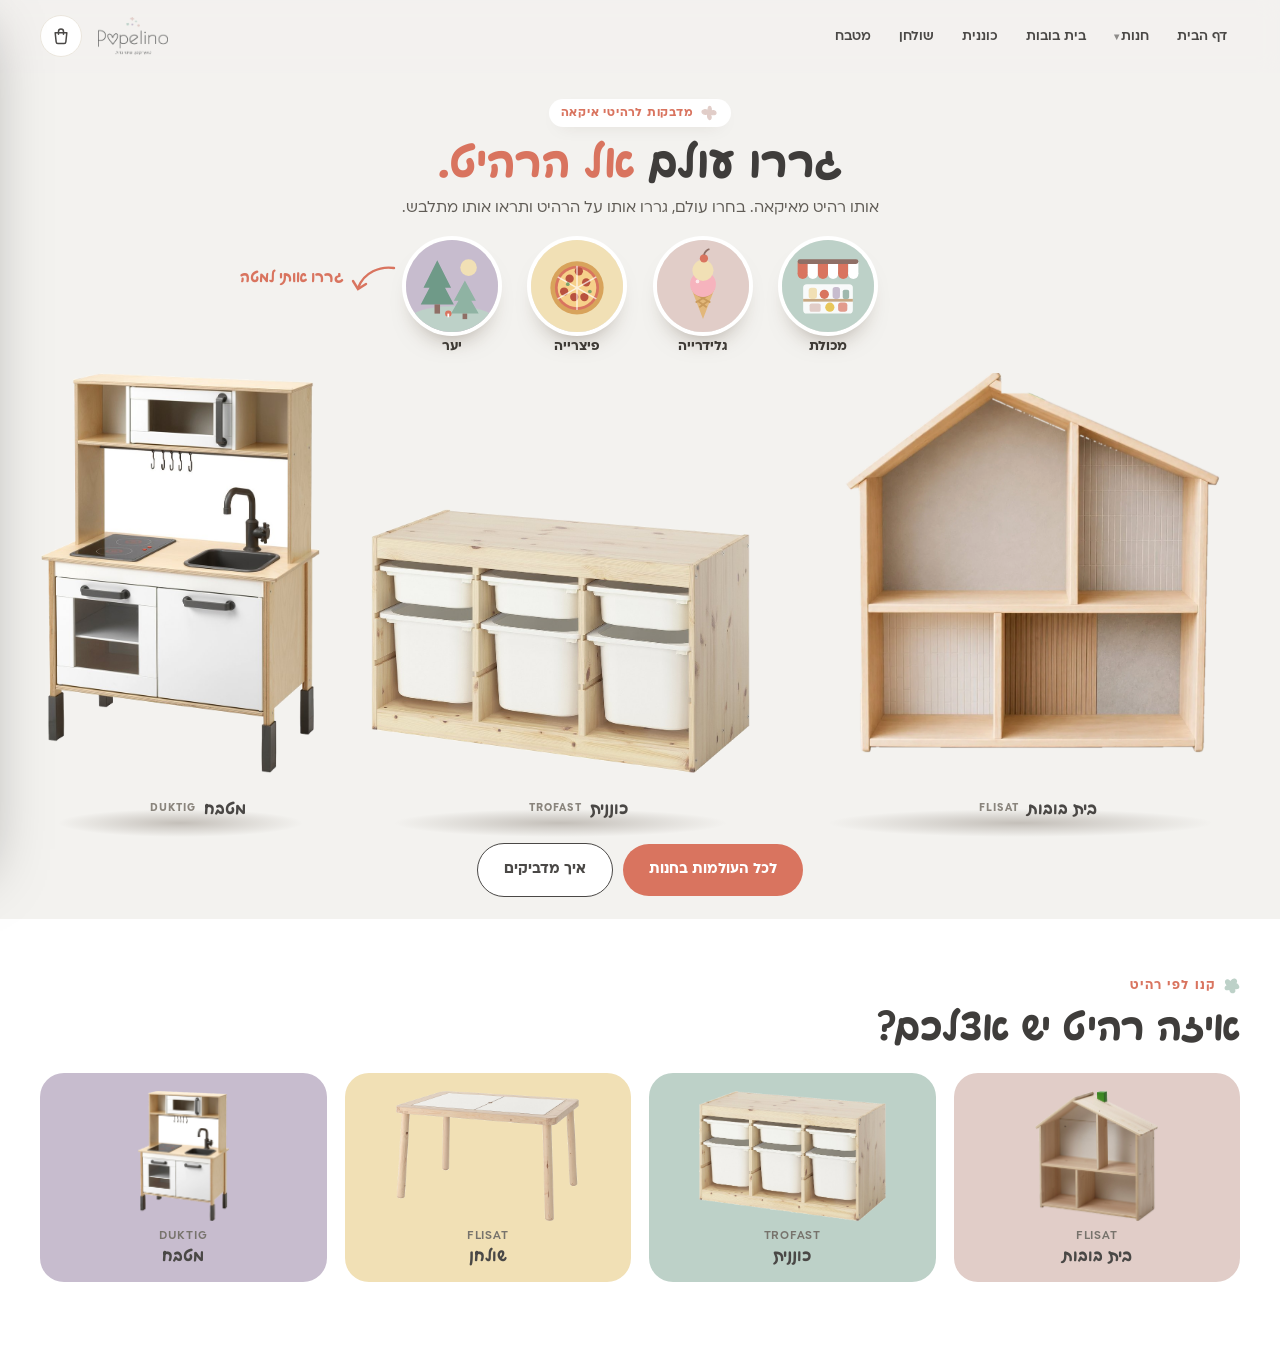
<file: hero-2.html>
<!DOCTYPE html><html lang="he" dir="rtl"><head><meta charset="UTF-8"><meta name="viewport" content="width=device-width,initial-scale=1">
<title>Popelino · פתיחה 2 · גררו את העולם</title><link rel="icon" href="assets/flower.svg">
<link rel="stylesheet" href="site.css?v=p2"><link rel="stylesheet" href="hero/hero-common.css?v=p2"><link rel="stylesheet" href="hero/hero-2.css?v=p2"></head>
<body class="hx">
<header class="nav"></header>
<section class="h2x" id="h2x">
 <span class="hx-tag"><img src="assets/deco/flower-pink.svg" alt="">מדבקות לרהיטי איקאה</span>
 <h1>גררו עולם <em>אל הרהיט.</em></h1>
 <p class="lead">אותו רהיט מאיקאה. בחרו עולם, גררו אותו על הרהיט ותראו אותו מתלבש.</p>
 <div class="h2-worlds" id="worlds"></div>
 <div class="h2-row" id="row">
  <div class="fp d" data-p="dh" style="--ar:1312/1199"><div class="fring"></div><div class="fbx"><img src="assets/plain.webp" alt="בית בובות FLISAT"></div><span class="fsh"></span><div class="fnm">בית בובות <small>FLISAT</small><button class="frs" aria-label="חזרה לרהיט הלבן">↺</button></div></div>
  <div class="fp s" data-p="sh" style="--ar:1059/737"><div class="fring"></div><div class="fbx"><img src="assets/ikea/trofast.png" alt="כוננית TROFAST"></div><span class="fsh"></span><div class="fnm">כוננית <small>TROFAST</small><button class="frs" aria-label="חזרה לרהיט הלבן">↺</button></div></div>
  <div class="fp k" data-p="kt" style="--ar:737/1058"><div class="fring"></div><div class="fbx"><img src="assets/ikea/duktig.png" alt="מטבח DUKTIG"></div><span class="fsh"></span><div class="fnm">מטבח <small>DUKTIG</small><button class="frs" aria-label="חזרה לרהיט הלבן">↺</button></div></div>
 </div>
 <div class="h2-foot"><a class="btn acc" href="index.html#shop">לכל העולמות בחנות</a><a class="btn ghost" href="index.html#how">איך מדביקים</a></div>
</section>
<section class="hx-next"><div class="wrap"><span class="eb"><img src="assets/deco/flower-sage.svg" alt="">קנו לפי רהיט</span><h2>איזה רהיט יש אצלכם?</h2>
 <div class="row"><a class="t" style="background:var(--b-blush)" href="category.html?c=dollhouse"><img src="assets/ikea/flisat-dollhouse.png" alt=""><small>FLISAT</small>בית בובות</a><a class="t" style="background:var(--b-sage)" href="category.html?c=shelf"><img src="assets/ikea/trofast.png" alt=""><small>TROFAST</small>כוננית</a><a class="t" style="background:var(--b-butter)" href="category.html?c=table"><img src="assets/ikea/flisat-table.png" alt=""><small>FLISAT</small>שולחן</a><a class="t" style="background:var(--b-lilac)" href="category.html?c=kitchen"><img src="assets/ikea/duktig.png" alt=""><small>DUKTIG</small>מטבח</a></div></div></section>
<script src="https://cdn.jsdelivr.net/npm/gsap@3.12.5/dist/gsap.min.js"></script>
<script src="skins.js"></script><script src="site.js"></script><script src="hero/hero-fx.js"></script><script src="hero/hero-2.js"></script>
</body></html>
</file>
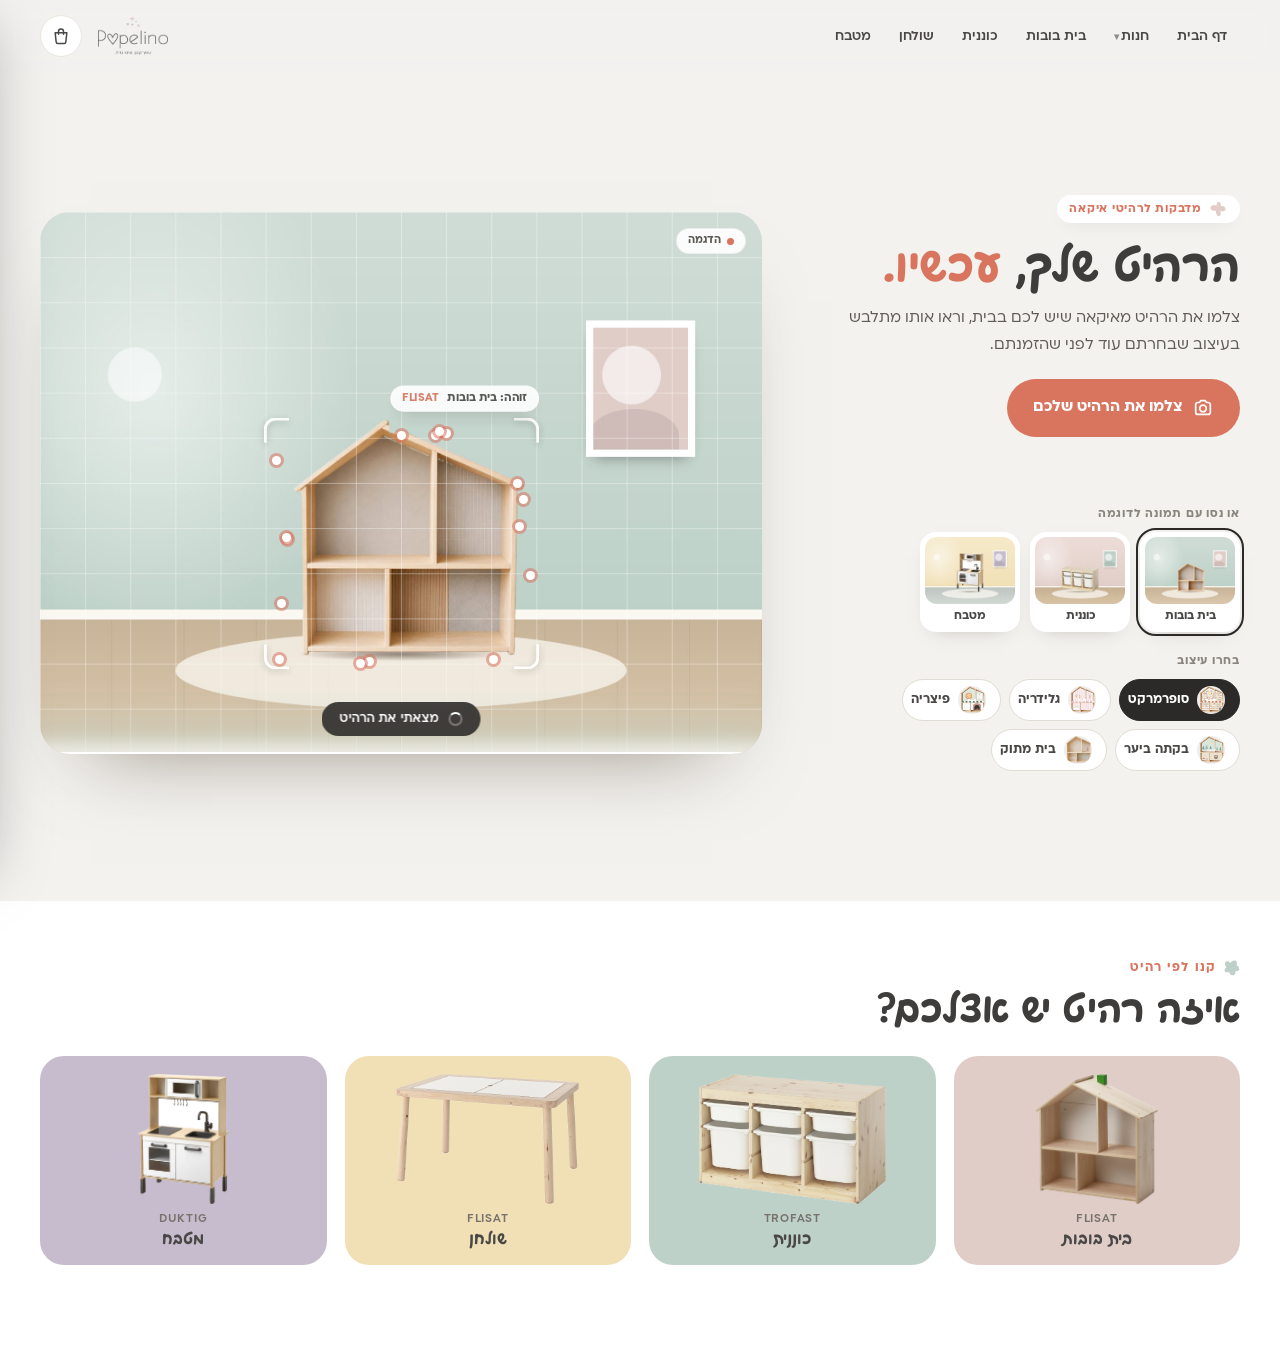
<file: hero-3.html>
<!DOCTYPE html><html lang="he" dir="rtl"><head><meta charset="UTF-8"><meta name="viewport" content="width=device-width,initial-scale=1">
<title>Popelino · פתיחה 3 · הרהיט שלך, עכשיו</title><link rel="icon" href="assets/flower.svg">
<link rel="stylesheet" href="site.css?v=p2"><link rel="stylesheet" href="hero/hero-common.css?v=p2"><link rel="stylesheet" href="hero/hero-3.css?v=p2"></head>
<body class="hx">
<header class="nav"></header>
<section class="h3x"><div class="h3-in" id="h3in">
 <div class="h3-copy">
  <span class="hx-tag"><img src="assets/deco/flower-pink.svg" alt="">מדבקות לרהיטי איקאה</span>
  <h1>הרהיט שלך, <em>עכשיו.</em></h1>
  <p class="lead">צלמו את הרהיט מאיקאה שיש לכם בבית, וראו אותו מתלבש בעיצוב שבחרתם עוד לפני שהזמנתם.</p>
  <label class="btn acc h3-up"><svg viewBox="0 0 24 24" fill="none" stroke="currentColor" stroke-width="1.8" stroke-linecap="round" stroke-linejoin="round"><path d="M4 8.5A2.5 2.5 0 0 1 6.5 6h1.7l1.3-2h5l1.3 2h1.7A2.5 2.5 0 0 1 20 8.5v8a2.5 2.5 0 0 1-2.5 2.5h-11A2.5 2.5 0 0 1 4 16.5z"/><circle cx="12" cy="12.5" r="3.6"/></svg>צלמו את הרהיט שלכם<input type="file" id="file" accept="image/*" aria-label="העלאת תמונה של הרהיט"></label>
 </div>
 <div class="h3-stage">
  <div class="st3" id="st3">
   <img class="ph" id="ph" alt="תמונת הרהיט">
   <div class="rvl" id="rv"><div class="cm" id="cm"></div></div>
   <div class="scan" id="scan"><div class="grid"></div><div class="bar"></div></div>
   <div class="det" id="det"><b></b><b></b><b></b><b></b><span class="tg" id="tg"></span></div>
   <div class="ubox" id="ubox"><span class="rz" id="rz"></span></div>
   <div class="cmh" id="cmh"><span class="k" id="knob"><svg viewBox="0 0 24 24" fill="none" stroke="#2b2a28" stroke-width="2" stroke-linecap="round" stroke-linejoin="round"><path d="M9 7l-5 5 5 5M15 7l5 5-5 5"/></svg></span></div>
   <span class="lbl3 a">אחרי</span><span class="lbl3 bf">לפני</span>
   <span class="hx-demo bdg">הדגמה</span>
   <div class="stat" id="stat"><span class="sp"></span><span id="statt">טוענת…</span></div>
  </div>
 </div>
 <div class="h3-ctl">
  <span class="h3-sub" id="presub">או נסו עם תמונה לדוגמה</span>
  <div class="h3-pre" id="pre"></div>
  <span class="h3-sub types-l" style="display:none">מה יש בתמונה?</span><div class="h3-types" id="types"></div>
  <span class="h3-sub">בחרו עיצוב</span><div class="h3-des" id="des"></div>
 </div>
</div></section>
<section class="hx-next"><div class="wrap"><span class="eb"><img src="assets/deco/flower-sage.svg" alt="">קנו לפי רהיט</span><h2>איזה רהיט יש אצלכם?</h2>
 <div class="row"><a class="t" style="background:var(--b-blush)" href="category.html?c=dollhouse"><img src="assets/ikea/flisat-dollhouse.png" alt=""><small>FLISAT</small>בית בובות</a><a class="t" style="background:var(--b-sage)" href="category.html?c=shelf"><img src="assets/ikea/trofast.png" alt=""><small>TROFAST</small>כוננית</a><a class="t" style="background:var(--b-butter)" href="category.html?c=table"><img src="assets/ikea/flisat-table.png" alt=""><small>FLISAT</small>שולחן</a><a class="t" style="background:var(--b-lilac)" href="category.html?c=kitchen"><img src="assets/ikea/duktig.png" alt=""><small>DUKTIG</small>מטבח</a></div></div></section>
<script src="https://cdn.jsdelivr.net/npm/gsap@3.12.5/dist/gsap.min.js"></script>
<script src="skins.js"></script><script src="site.js"></script><script src="hero/hero-fx.js"></script><script src="hero/hero-3.js"></script>
</body></html>
</file>
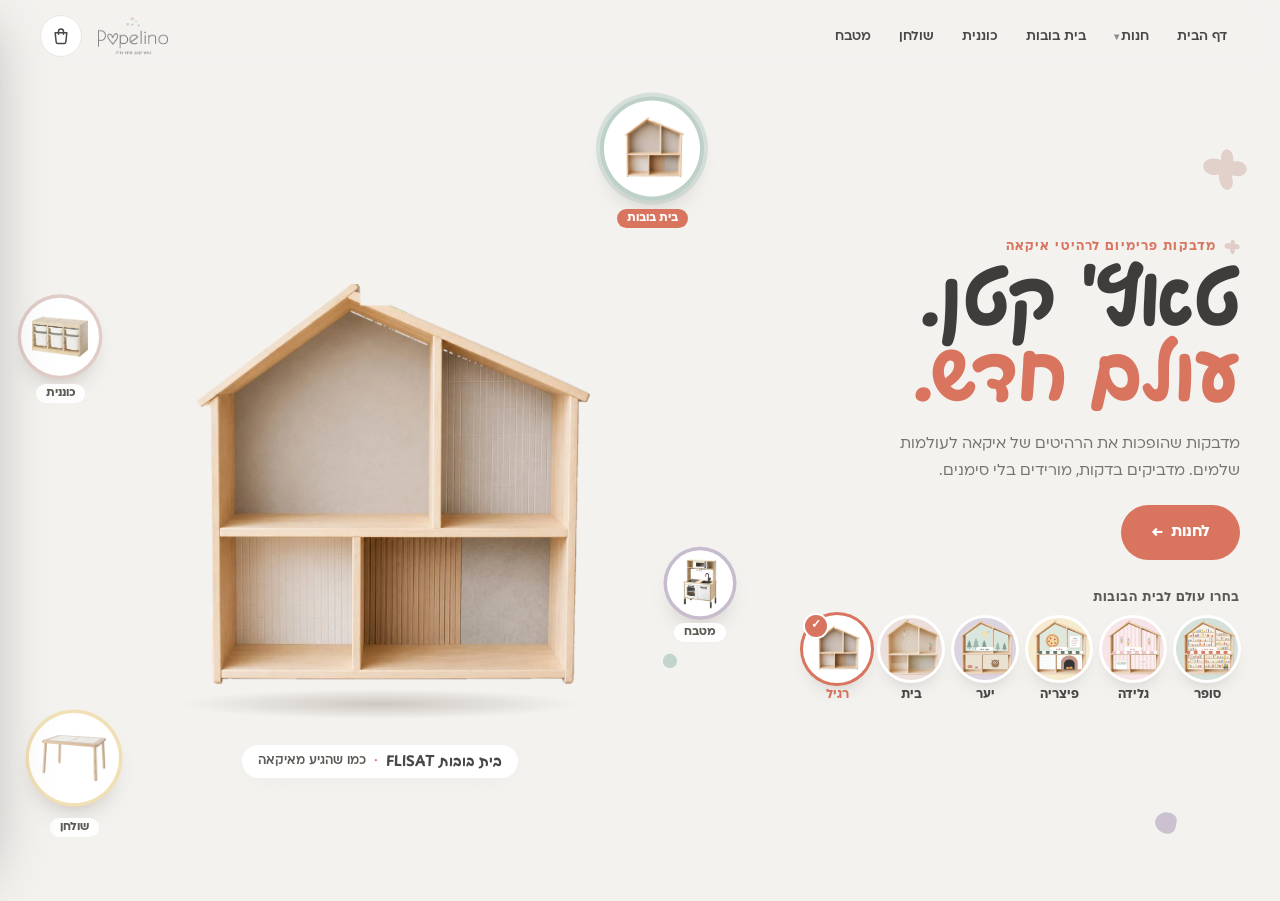
<file: hero-4.html>
<!DOCTYPE html><html lang="he" dir="rtl"><head><meta charset="UTF-8"><meta name="viewport" content="width=device-width,initial-scale=1">
<title>Popelino · פתיחה 4 · טאץ' קטן, עולם חדש</title><link rel="icon" href="assets/flower.svg">
<link rel="stylesheet" href="site.css?v=p2"><link rel="stylesheet" href="hero/hero4.css?v=p2"></head>
<body class="h4b">
<header class="nav"></header>
<section class="h4" id="h4">
 <img class="h4-dc" src="assets/deco/flower-pink.svg" alt="" aria-hidden="true" style="top:9%;right:2.5%;width:46px">
 <img class="h4-dc" src="assets/deco/dot-sage.svg" alt="" aria-hidden="true" style="top:70%;right:47%;width:16px">
 <img class="h4-dc" src="assets/deco/drop-lilac.svg" alt="" aria-hidden="true" style="bottom:8%;right:8%;width:24px">
 <div class="wrap h4-in">
  <div class="h4-copy">
   <span class="eb"><img src="assets/deco/flower-pink.svg" alt="">מדבקות פרימיום לרהיטי איקאה</span>
   <h1 class="h4-t"><span>טאץ' קטן.</span><em>עולם חדש.</em></h1>
   <p class="h4-lead">מדבקות שהופכות את הרהיטים של איקאה לעולמות שלמים. מדביקים בדקות, מורידים בלי סימנים.</p>
   <a class="btn acc h4-cta" id="cta" href="category.html?c=dollhouse">לחנות <span aria-hidden="true">←</span></a>
   <div class="h4-wl"><span class="h4-wlt" id="wlt">בחרו עולם לבית הבובות</span><div class="h4-worlds" id="worlds" role="radiogroup" aria-label="עולמות"></div></div>
  </div>
  <div class="h4-stage" id="stage">
   <div class="h4-piece" id="piece"></div>
   <div class="h4-cap" id="cap"><b id="capn">בית בובות FLISAT</b><span id="capw">כמו שהגיע מאיקאה</span></div>
   <div class="h4-furn" id="furn" role="radiogroup" aria-label="בחרו רהיט"></div>
  </div>
 </div>
</section>
<script src="https://cdn.jsdelivr.net/npm/gsap@3.12.5/dist/gsap.min.js"></script>
<script src="skins.js"></script><script src="site.js"></script><script src="hero/hero4.js"></script>
</body></html>
</file>
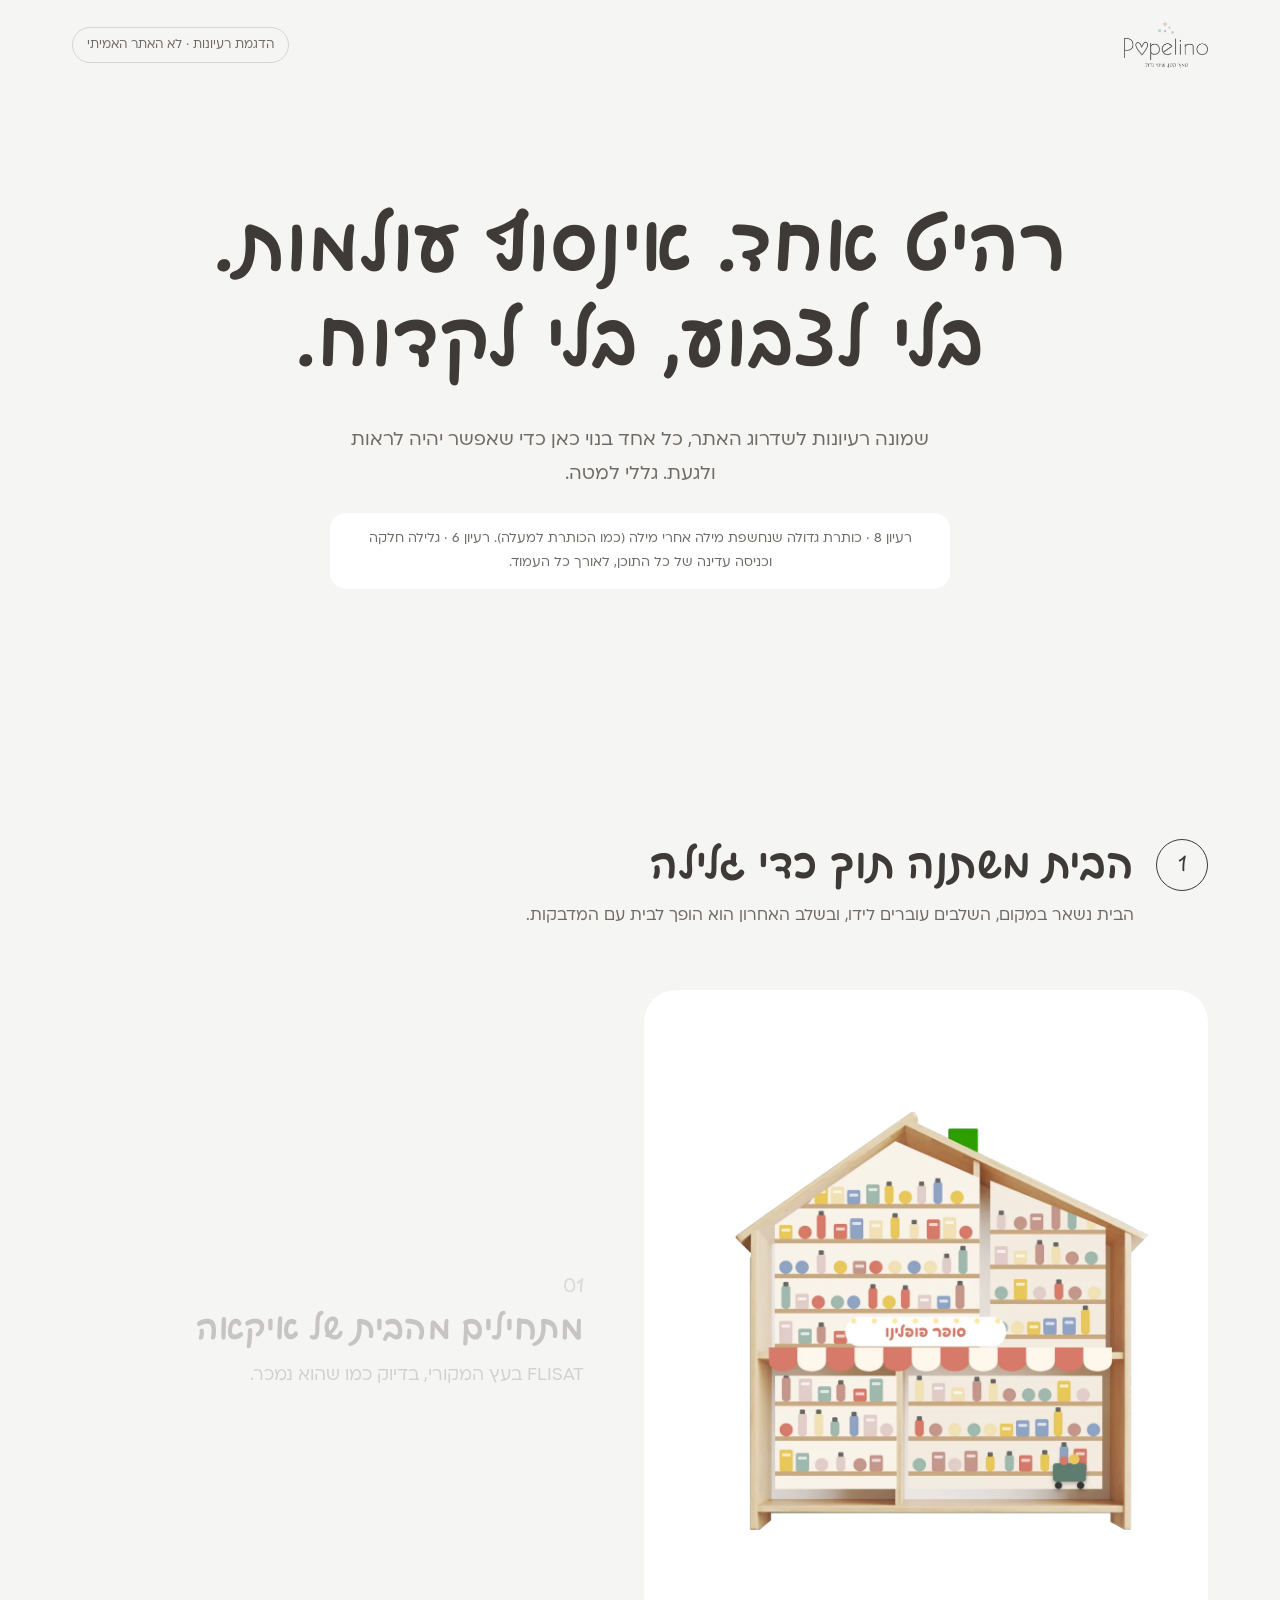
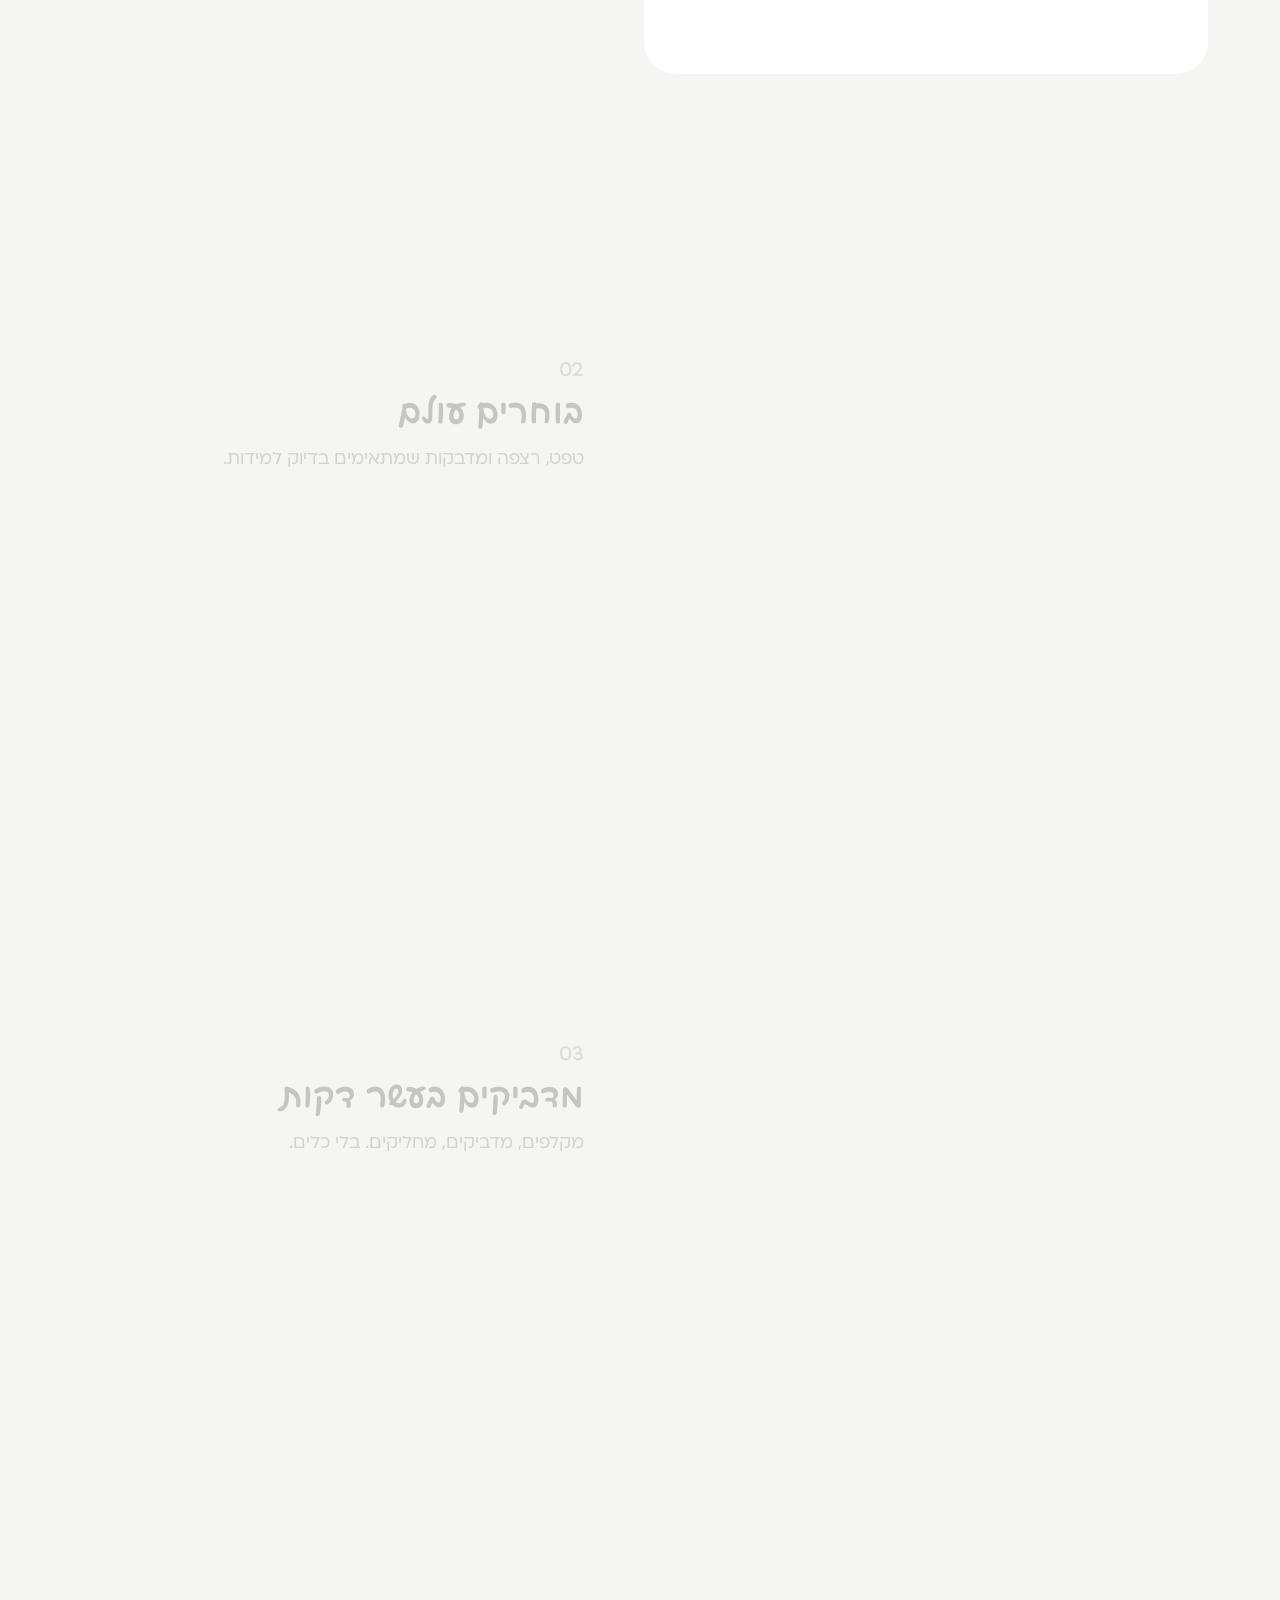
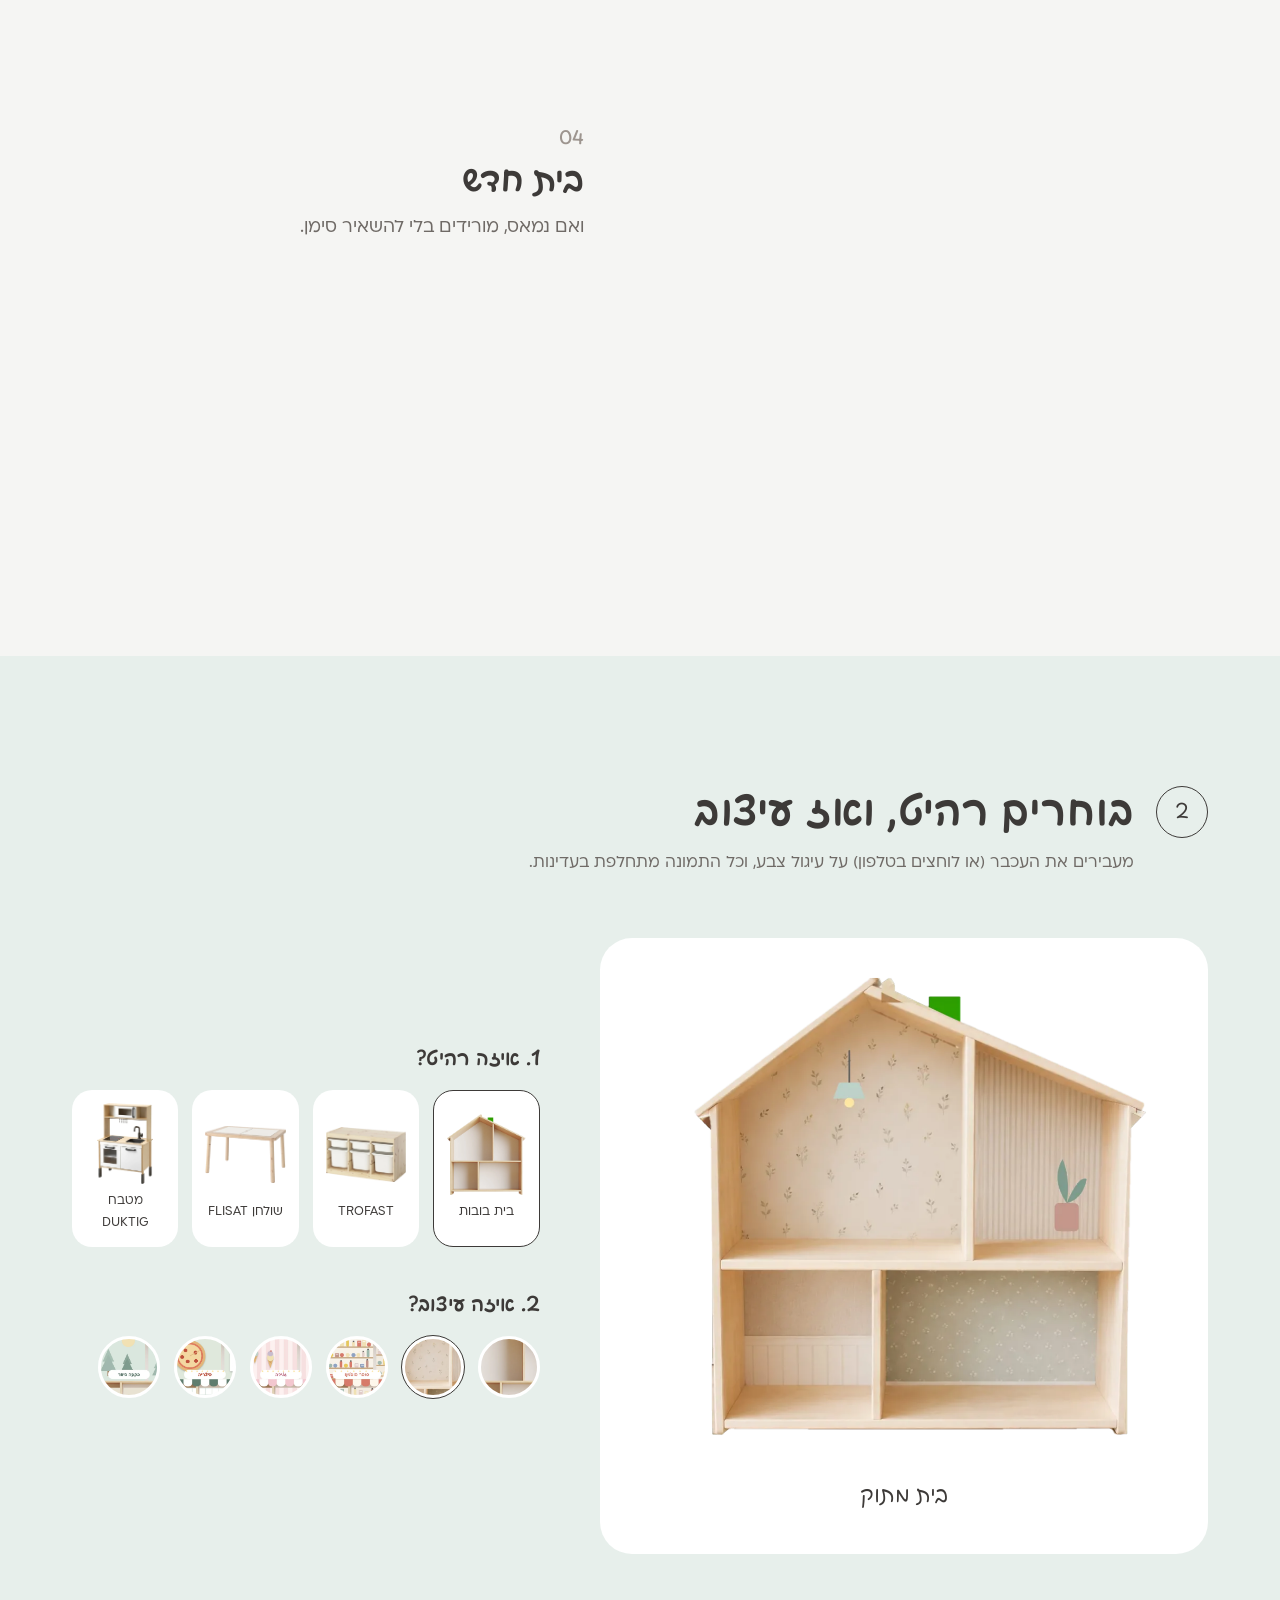
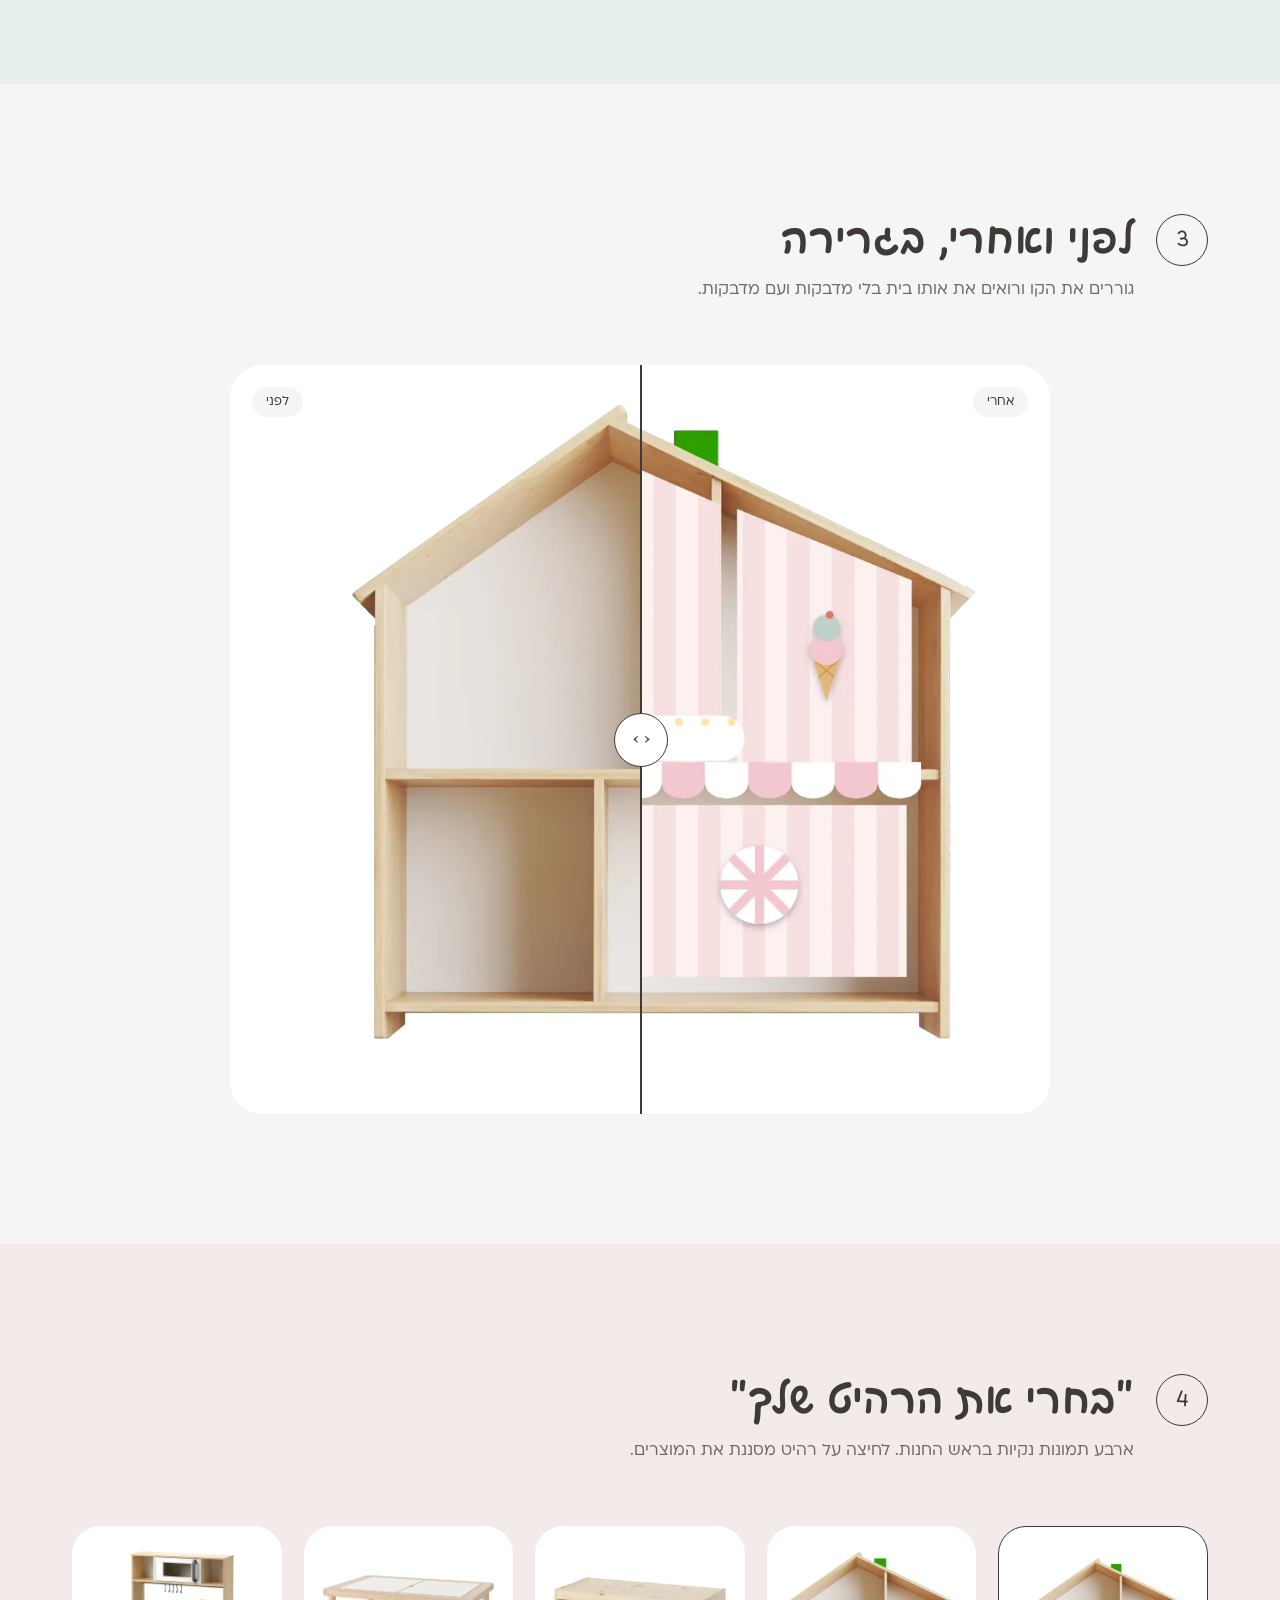
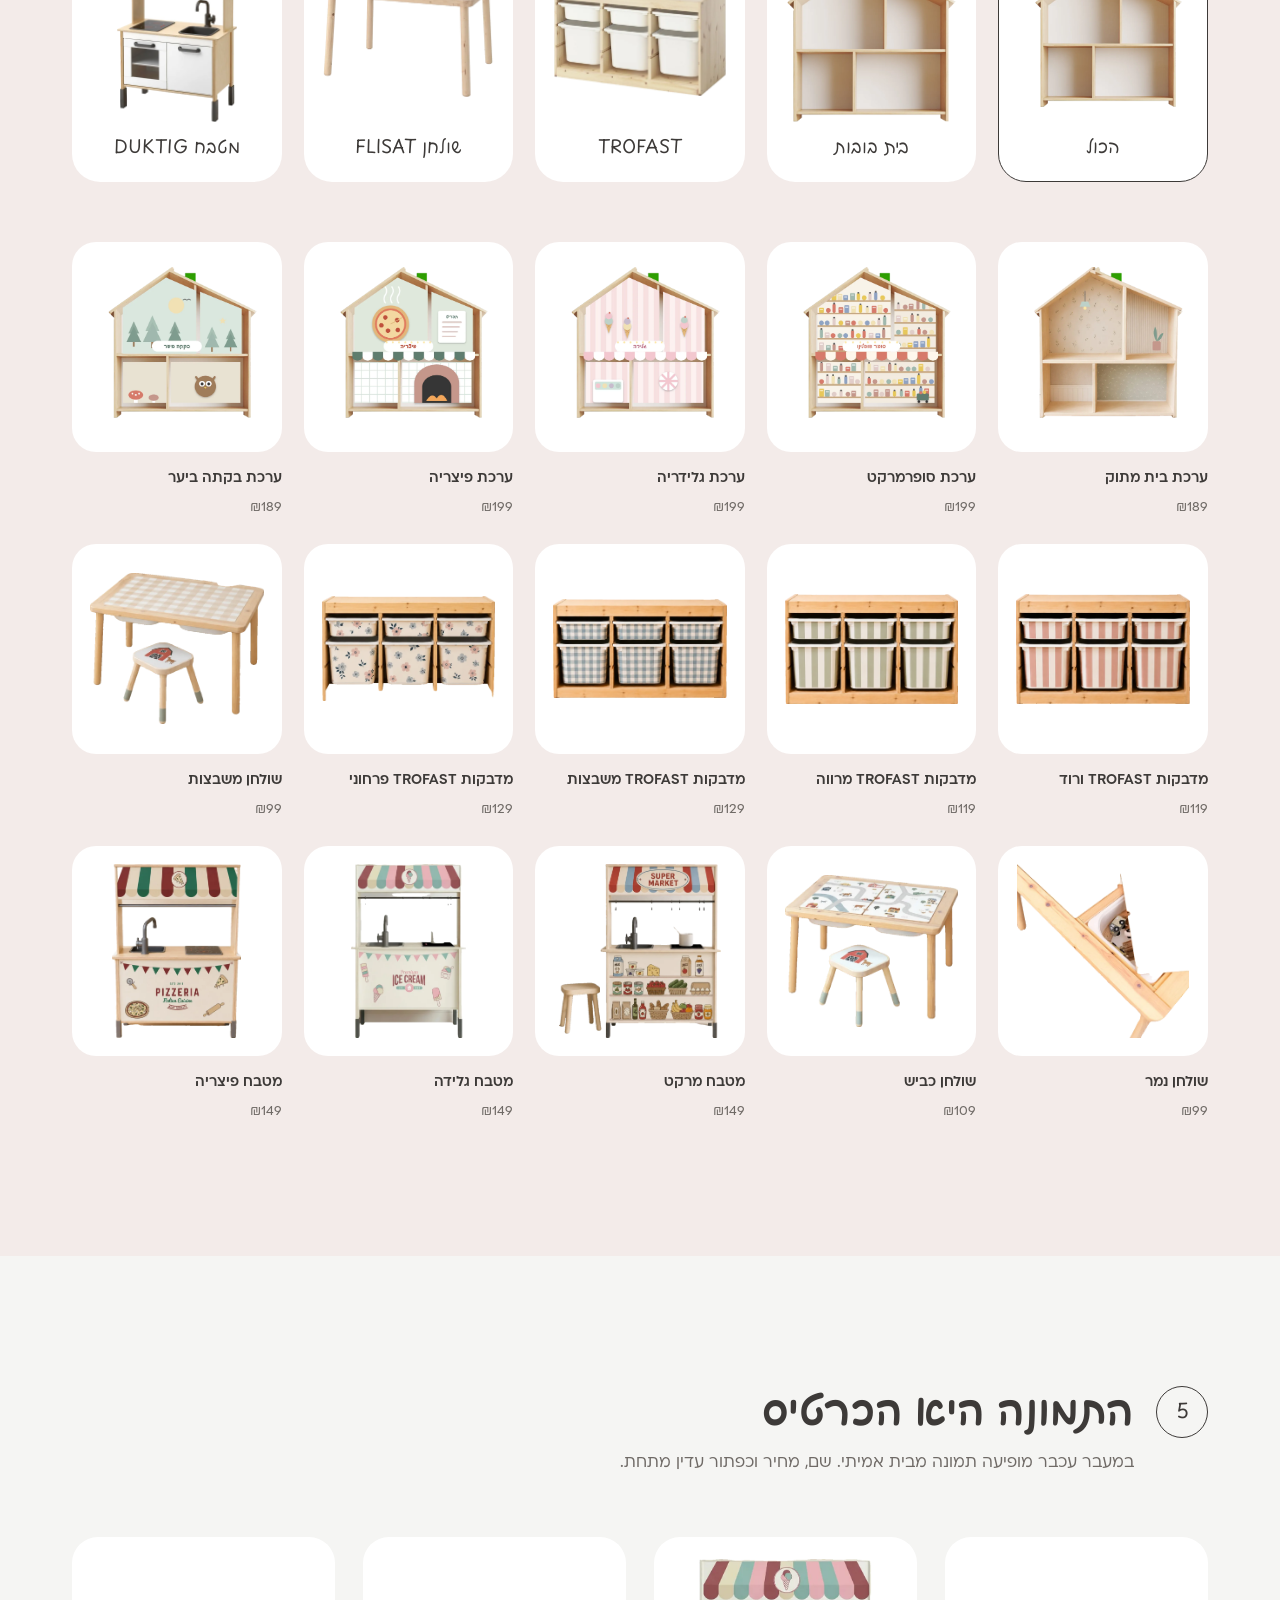
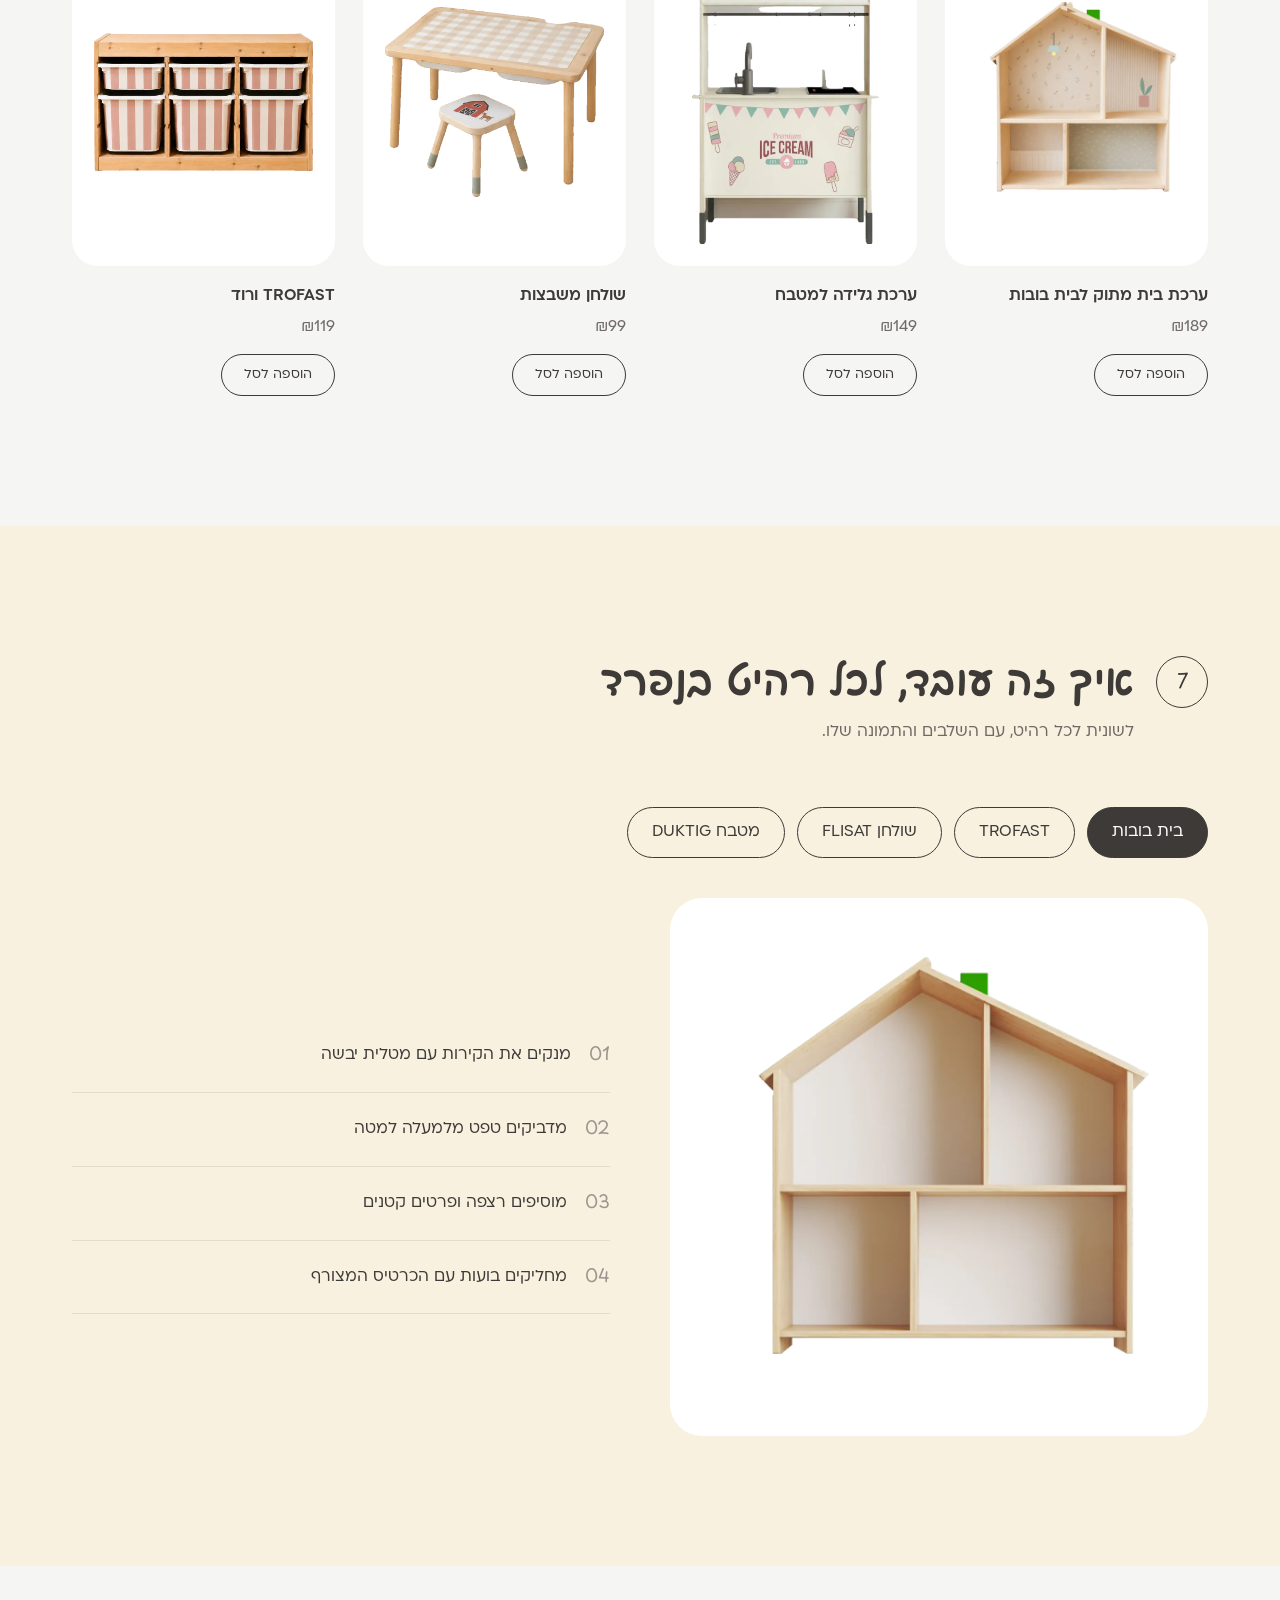
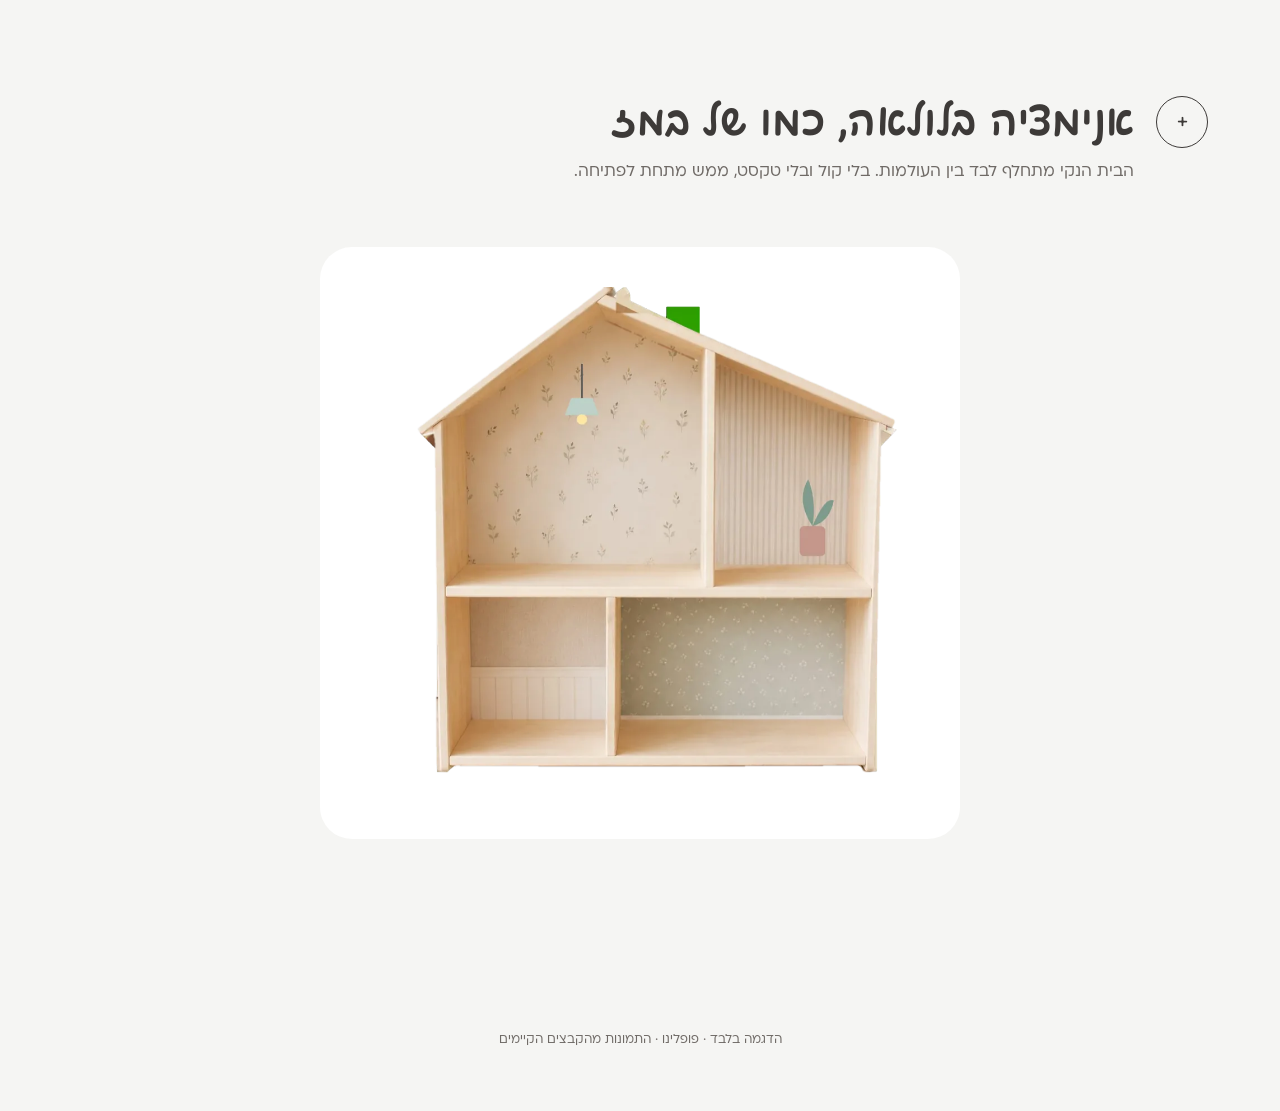
<file: ideas.html>
<!doctype html><html lang="he" dir="rtl"><head><meta charset="utf-8"><meta name="viewport" content="width=device-width,initial-scale=1">
<title>פופלינו · רעיונות לשדרוג (הדגמה)</title>
<link rel="stylesheet" href="ideas/ideas.css?v=i1"></head><body>
<header class="top"><div class="wrap"><img src="assets/logo-transparent.png" alt="פופלינו" class="logo"><span class="tag">הדגמת רעיונות · לא האתר האמיתי</span></div></header>

<section class="intro wrap"><h1 class="words" data-words>רהיט אחד. אינסוף עולמות. בלי לצבוע, בלי לקדוח.</h1>
<p class="lead fade">שמונה רעיונות לשדרוג האתר, כל אחד בנוי כאן כדי שאפשר יהיה לראות ולגעת. גללי למטה.</p>
<p class="note fade">רעיון 8 · כותרת גדולה שנחשפת מילה אחרי מילה (כמו הכותרת למעלה). רעיון 6 · גלילה חלקה וכניסה עדינה של כל התוכן, לאורך כל העמוד.</p></section>

<!-- 1 -->
<section class="demo" id="d1"><div class="wrap"><div class="head fade"><span class="num">1</span><div><h2>הבית משתנה תוך כדי גלילה</h2><p>הבית נשאר במקום, השלבים עוברים לידו, ובשלב האחרון הוא הופך לבית עם המדבקות.</p></div></div>
<div class="pin"><div class="pin-img"><div class="stage"><img src="ideas/dh-clean.webp" alt="בית בובות FLISAT נקי"><img src="ideas/dh-market.webp" class="after" alt="בית בובות עם מדבקות"></div></div>
<div class="pin-steps">
<div class="pstep" data-s="0"><b>01</b><h3>מתחילים מהבית של איקאה</h3><p>FLISAT בעץ המקורי, בדיוק כמו שהוא נמכר.</p></div>
<div class="pstep" data-s="1"><b>02</b><h3>בוחרים עולם</h3><p>טפט, רצפה ומדבקות שמתאימים בדיוק למידות.</p></div>
<div class="pstep" data-s="2"><b>03</b><h3>מדביקים בעשר דקות</h3><p>מקלפים, מדביקים, מחליקים. בלי כלים.</p></div>
<div class="pstep" data-s="3"><b>04</b><h3>בית חדש</h3><p>ואם נמאס, מורידים בלי להשאיר סימן.</p></div>
</div></div></div></section>

<!-- 2 -->
<section class="demo tint-sage" id="d2"><div class="wrap"><div class="head fade"><span class="num">2</span><div><h2>בוחרים רהיט, ואז עיצוב</h2><p>מעבירים את העכבר (או לוחצים בטלפון) על עיגול צבע, וכל התמונה מתחלפת בעדינות.</p></div></div>
<div class="picker fade"><div class="pk-stage"><div class="stage" id="pkStage"></div><div class="pk-name" id="pkName"></div></div>
<div class="pk-ctrl"><h4>1. איזה רהיט?</h4><div class="furn" id="pkFurn"></div><h4>2. איזה עיצוב?</h4><div class="sw" id="pkSw"></div></div></div></div></section>

<!-- 3 -->
<section class="demo" id="d3"><div class="wrap"><div class="head fade"><span class="num">3</span><div><h2>לפני ואחרי, בגרירה</h2><p>גוררים את הקו ורואים את אותו בית בלי מדבקות ועם מדבקות.</p></div></div>
<div class="ba fade" id="ba"><img src="ideas/dh-clean.webp" alt="לפני"><div class="ba-after"><img src="ideas/dh-ice.webp" alt="אחרי"></div><div class="ba-line"><span>‹ ›</span></div><i class="lbl l1">לפני</i><i class="lbl l2">אחרי</i><input type="range" min="0" max="100" value="50" aria-label="לפני ואחרי"></div></div></section>

<!-- 4 -->
<section class="demo tint-blush" id="d4"><div class="wrap"><div class="head fade"><span class="num">4</span><div><h2>"בחרי את הרהיט שלך"</h2><p>ארבע תמונות נקיות בראש החנות. לחיצה על רהיט מסננת את המוצרים.</p></div></div>
<div class="chooser fade" id="chooser"></div><div class="grid fade" id="grid"></div></div></section>

<!-- 5 -->
<section class="demo" id="d5"><div class="wrap"><div class="head fade"><span class="num">5</span><div><h2>התמונה היא הכרטיס</h2><p>במעבר עכבר מופיעה תמונה מבית אמיתי. שם, מחיר וכפתור עדין מתחת.</p></div></div>
<div class="cards fade" id="cards"></div></div></section>

<!-- 7 -->
<section class="demo tint-butter" id="d7"><div class="wrap"><div class="head fade"><span class="num">7</span><div><h2>איך זה עובד, לכל רהיט בנפרד</h2><p>לשונית לכל רהיט, עם השלבים והתמונה שלו.</p></div></div>
<div class="tabs fade"><div class="tab-btns" id="tabBtns"></div><div class="tab-body" id="tabBody"></div></div></div></section>

<!-- loop -->
<section class="demo" id="d9"><div class="wrap"><div class="head fade"><span class="num">+</span><div><h2>אנימציה בלולאה, כמו של במז</h2><p>הבית הנקי מתחלף לבד בין העולמות. בלי קול ובלי טקסט, ממש מתחת לפתיחה.</p></div></div>
<div class="loop fade"><div class="stage" id="loop"></div></div></div></section>

<footer class="wrap foot">הדגמה בלבד · פופלינו · התמונות מהקבצים הקיימים</footer>
<script src="ideas/ideas.js?v=i1"></script></body></html>
</file>
<file: site.css>
@font-face{font-family:Playpen;src:url(fonts/PlaypenSansHebrew.woff2);font-display:swap}
/* Ploni (פלוני): owner's licensed web fonts, body/UI text */
@font-face{font-family:Ploni;src:url(assets/fonts/ploni-regular.woff2) format('woff2');font-weight:400;font-display:swap}
@font-face{font-family:Ploni;src:url(assets/fonts/ploni-medium.woff2) format('woff2');font-weight:500;font-display:swap}
@font-face{font-family:Ploni;src:url(assets/fonts/ploni-demibold.woff2) format('woff2');font-weight:600;font-display:swap}
@font-face{font-family:Ploni;src:url(assets/fonts/ploni-bold.woff2) format('woff2');font-weight:700 900;font-display:swap}
:root{--ui-font:Ploni,'Arial Hebrew','Segoe UI','Noto Sans Hebrew',Arial,sans-serif}
:root{--bg:#fbf9f5;--ink:#2b2a28;--mute:#77736c;--line:#ebe6dd;--acc:#d9745f;--acc2:#fbeee9;--sage:#eef2ea;--blush:#f8ece8;--sand:#f4ede4;--sky:#ebf0f4;--butter:#f8f1dc;--card:#fff}
*{box-sizing:border-box}html{scroll-behavior:smooth}
body{margin:0;background:var(--bg);color:var(--ink);font:400 17px/1.6 var(--ui-font);-webkit-font-smoothing:antialiased}
img{display:block;max-width:100%}a{color:inherit;text-decoration:none}button{font-family:inherit;color:inherit}
h1,h2,h3{font-family:Playpen,sans-serif;font-weight:700;letter-spacing:-.01em;margin:0;line-height:1.15}
.wrap{max-width:1280px;margin:0 auto;padding:0 40px}
.eb{display:inline-flex;align-items:center;gap:8px;font-size:14px;letter-spacing:.08em;color:var(--acc);font-weight:700;margin-bottom:10px}
.eb img{width:16px;height:16px}
.btn{display:inline-flex;align-items:center;justify-content:center;gap:8px;background:var(--ink);color:#fff;padding:13px 26px;border-radius:999px;font-weight:700;font-size:16px;border:0;cursor:pointer;white-space:nowrap;transition:transform .2s,box-shadow .2s,background .2s}
.btn:hover{transform:translateY(-2px);box-shadow:0 10px 22px -10px rgba(0,0,0,.35)}
.btn.acc{background:var(--acc)}.btn.ghost{background:#fff;color:var(--ink);border:1.5px solid var(--ink)}.btn.sm{padding:9px 16px;font-size:14px}
section{padding:72px 0}
.head{display:flex;justify-content:space-between;align-items:end;margin-bottom:32px;gap:24px}
.head h2{font-size:clamp(30px,3.6vw,48px)}.head p{color:var(--mute);margin:8px 0 0;max-width:520px}
.more{font-weight:700;border-bottom:1.5px solid;padding-bottom:2px;white-space:nowrap}
/* header */
.nav{position:sticky;top:0;z-index:50;background:rgba(251,249,245,.94);backdrop-filter:blur(10px);border-bottom:1px solid transparent}
.nav.scrolled{border-bottom-color:var(--line)}
.nav .bar{display:flex;align-items:center;gap:16px;height:72px}
.nav .logo{margin-inline-start:auto;display:block}.nav .logo img{height:38px}
.mn{position:relative;display:flex;gap:2px}
.mn-i{position:relative;z-index:1;background:none;border:0;font:600 15px var(--ui-font);padding:7px 13px;border-radius:999px;cursor:pointer}
.mn-i i{font-style:normal;font-size:10px;opacity:.6;margin-inline-start:2px}
.mn-i.cur{color:var(--acc)}
.mn-hl{position:absolute;top:0;left:0;height:100%;width:0;border-radius:999px;background:var(--sand);opacity:0;pointer-events:none}
.icon-btn{position:relative;width:42px;height:42px;border-radius:50%;border:1px solid var(--line);background:#fff;display:grid;place-items:center;cursor:pointer}
.icon-btn svg{width:20px;height:20px}
.badge{position:absolute;top:-4px;inset-inline-end:-4px;min-width:19px;height:19px;padding:0 5px;border-radius:999px;background:var(--acc);color:#fff;font:700 11px/19px var(--ui-font);text-align:center;transform:scale(0);transition:transform .25s}
.badge.on{transform:scale(1)}.badge.pop{animation:pop .4s}@keyframes pop{50%{transform:scale(1.35)}}
.burger{display:none}
.dd{position:absolute;inset:100% 0 auto 0;background:#fff;border-bottom:1px solid var(--line);box-shadow:0 20px 40px -30px rgba(60,40,20,.35);opacity:0;transform:translateY(-8px);pointer-events:none;transition:opacity .25s,transform .25s}
.dd.open{opacity:1;transform:none;pointer-events:auto}
.dd .wrap{display:flex;gap:16px;align-items:stretch;padding-top:18px;padding-bottom:18px}
.dd-t{flex:1;display:flex;gap:12px;align-items:center;padding:10px;border-radius:18px;border:1px solid var(--line);transition:background .2s,border-color .2s}
.dd-t:hover{background:var(--sand);border-color:var(--sand)}
.dd-t img{width:64px;height:64px;border-radius:12px;object-fit:cover;flex:none}
.dd-t b{display:block;font:700 17px Playpen}.dd-t small{color:var(--mute);font-size:13px}
.dd-x{align-self:center;width:36px;height:36px;border-radius:50%;border:1px solid var(--line);background:#fff;cursor:pointer;font-size:16px;flex:none}
.dd-all{align-self:center;font-weight:700;border-bottom:1.5px solid;white-space:nowrap}
/* breadcrumb */
.crumb{font-size:14px;color:var(--mute);padding:18px 0 0}.crumb a{color:var(--ink);font-weight:600}.crumb a:hover{color:var(--acc)}
/* cart drawer */
.scrim{position:fixed;inset:0;background:rgba(30,25,20,.32);opacity:0;pointer-events:none;transition:opacity .3s;z-index:90}
.scrim.on{opacity:1;pointer-events:auto}
.drawer{position:fixed;top:0;bottom:0;left:0;width:min(420px,92vw);background:#fff;z-index:91;transform:translateX(-102%);transition:transform .45s cubic-bezier(.2,.8,.2,1);display:flex;flex-direction:column;box-shadow:20px 0 60px -30px rgba(0,0,0,.35)}
.drawer.on{transform:none}
.dr-h{display:flex;justify-content:space-between;align-items:center;padding:20px 24px;border-bottom:1px solid var(--line)}
.dr-h h3{font-size:24px}
.dr-l{flex:1;overflow:auto;padding:8px 24px}
.dr-i{display:flex;gap:14px;padding:14px 0;border-bottom:1px solid var(--line);align-items:center}
.dr-i .th{width:70px;height:70px;border-radius:14px;overflow:hidden;flex:none;background:var(--sand)}
.dr-i .th img,.dr-i .th svg{width:100%;height:100%;object-fit:cover;display:block}
.dr-i .nm{flex:1;font-weight:600;font-size:15px;line-height:1.35}.dr-i .nm small{display:block;color:var(--mute);font-weight:400}
.qty{display:inline-flex;align-items:center;border:1px solid var(--line);border-radius:999px;margin-top:6px}
.qty button{width:28px;height:28px;border:0;background:none;cursor:pointer;font-size:16px}.qty span{min-width:22px;text-align:center;font-weight:700;font-size:14px}
.dr-i .rm{background:none;border:0;color:var(--mute);cursor:pointer;font-size:13px;text-decoration:underline}
.dr-i .pr{font-weight:700;white-space:nowrap}
.dr-e{text-align:center;color:var(--mute);padding:60px 0}
.dr-f{padding:20px 24px;border-top:1px solid var(--line);background:var(--bg)}
.dr-f .tot{display:flex;justify-content:space-between;font-size:20px;font-weight:700;margin-bottom:6px}
.dr-f small{display:block;color:var(--mute);margin-bottom:14px}
.dr-f .btn{width:100%}
.toast{position:fixed;bottom:24px;left:50%;transform:translate(-50%,20px);background:var(--ink);color:#fff;padding:12px 20px;border-radius:999px;font-weight:600;opacity:0;transition:.3s;z-index:95;pointer-events:none}
.toast.on{opacity:1;transform:translate(-50%,0)}
/* hero */
.hero{padding:28px 0 56px;background:linear-gradient(180deg,var(--bg) 0%,var(--sand) 100%)}
.hero-g{display:grid;grid-template-columns:1fr 1.15fr;gap:48px;align-items:start}
.hero h1{font-size:clamp(36px,4.2vw,60px);margin-bottom:10px}
.hero .lead{color:var(--mute);margin:0 0 22px;font-size:18px}
.lbl{display:block;font-size:14px;font-weight:700;margin:0 0 10px}
.prods{display:grid;grid-template-columns:repeat(4,1fr);gap:10px;margin-bottom:22px}
.pt{background:#fff;border:1.5px solid var(--line);border-radius:18px;padding:6px 6px 8px;cursor:pointer;text-align:center;font:600 13px var(--ui-font);transition:border-color .25s,transform .25s}
.pt img{width:100%;aspect-ratio:1;object-fit:cover;border-radius:13px;margin-bottom:6px}
.pt:hover{transform:translateY(-2px)}.pt.on{border-color:var(--ink)}
.dz{display:flex;flex-wrap:wrap;gap:12px;margin-bottom:20px}
.dz button{border:0;background:none;cursor:pointer;display:flex;flex-direction:column;align-items:center;gap:5px;font:600 13px var(--ui-font);color:var(--mute);width:62px}
.dz .sw{width:56px;height:56px;border-radius:50%;overflow:hidden;outline:2px solid transparent;outline-offset:3px;transition:outline-color .25s,transform .25s;background:#eee;box-shadow:inset 0 0 0 1px rgba(0,0,0,.06)}
.dz .sw img,.dz .sw svg{width:100%;height:100%;object-fit:cover;display:block}
.dz button:hover .sw{transform:scale(1.06)}.dz button.on{color:var(--ink)}.dz button.on .sw{outline-color:var(--ink)}
.pc{background:#fff;border:1px solid var(--line);border-radius:20px;padding:16px 20px;display:flex;justify-content:space-between;align-items:center;gap:14px;margin-bottom:12px}
.pc .t{font-weight:700}.pc .p{font-size:22px;font-weight:700}.pc .p small{font-size:12px;color:var(--mute);font-weight:400;margin-inline-start:6px}
.pc .bdg{display:inline-block;font-size:12px;color:var(--acc);font-weight:700;background:var(--acc2);border-radius:999px;padding:2px 10px;margin-bottom:4px}
.pc.pack{display:block}.pc.pack .row{display:flex;justify-content:space-between;align-items:center;gap:12px}
.tray{display:flex;gap:8px;flex-wrap:wrap;margin-top:12px;padding-top:12px;border-top:1px dashed var(--line)}
.tray .ts{width:52px;height:52px;border-radius:14px;background:var(--sand);display:grid;place-items:center;cursor:grab;touch-action:none;font-size:28px;transition:transform .2s}
.tray .ts:hover{transform:translateY(-3px)}
.hint{font-size:13px;color:var(--mute);margin:8px 0 0;display:flex;align-items:center;gap:6px}
.hint b{color:var(--acc)}
.stage{position:relative;border-radius:28px;overflow:hidden;aspect-ratio:1312/1199;background:#fff;box-shadow:0 30px 60px -40px rgba(60,40,20,.4)}
.stage .lay{position:absolute;inset:0;transition:opacity .6s ease}
.stage .lay img{width:100%;height:100%;object-fit:cover}
.stage .lay.house{padding:6%;background:radial-gradient(circle at 50% 60%,#fff 0,#fbf7f1 70%)}
.stage .lay.house .hs{position:relative;width:100%;height:100%}
.stage .lay.house .hs>img,.stage .lay.house .layer{position:absolute;inset:0;width:100%;height:100%}
.stage .lay.house .layer svg{width:100%;height:100%;display:block}
.stage .ph{position:absolute;top:14px;inset-inline-start:14px;background:#fff;border-radius:999px;padding:3px 11px;font-size:12px;color:var(--mute);z-index:5}
.stage.over{outline:3px dashed var(--acc);outline-offset:-10px}
.st-acc{position:absolute;font-size:var(--fs,40px);line-height:1;cursor:grab;touch-action:none;user-select:none;z-index:6;filter:drop-shadow(0 4px 6px rgba(0,0,0,.18))}
.st-acc.fly{position:fixed;z-index:100;pointer-events:none}
.stage-cap{display:flex;justify-content:space-between;color:var(--mute);font-size:13px;margin-top:10px}
/* benefits */
.ben{padding:26px 0;background:#fff;border-block:1px solid var(--line)}
.ben .wrap{display:grid;grid-template-columns:repeat(4,1fr);gap:20px}
.ben div.b{display:flex;gap:12px;align-items:center}
.ben .ic{width:48px;height:48px;border-radius:50%;display:grid;place-items:center;flex:none}
.ben .ic svg{width:24px;height:24px}
.ben b{display:block;font-size:16px}.ben small{color:var(--mute);font-size:14px}
/* cards */
.grid{display:grid;grid-template-columns:repeat(4,1fr);gap:24px}
.cat{display:block;border-radius:22px;overflow:hidden;background:#fff;border:1px solid var(--line);transition:transform .3s,box-shadow .3s}
.cat:hover{transform:translateY(-4px);box-shadow:0 18px 36px -24px rgba(60,40,20,.35)}
.cat .im{aspect-ratio:4/3;overflow:hidden}.cat .im img{width:100%;height:100%;object-fit:cover}
.cat .tx{padding:14px 16px;display:flex;justify-content:space-between;align-items:center}
.cat b{font:700 18px Playpen}.cat small{color:var(--mute)}
.cat .ar{width:32px;height:32px;border-radius:50%;background:var(--sand);display:grid;place-items:center;font-size:15px}
.card{background:#fff;border:1px solid var(--line);border-radius:22px;overflow:hidden;display:flex;flex-direction:column;transition:box-shadow .3s,transform .3s}
.card:hover{box-shadow:0 18px 36px -24px rgba(60,40,20,.35);transform:translateY(-3px)}
.card .im{aspect-ratio:1;background:var(--sand);position:relative;overflow:hidden;cursor:pointer}
.card .im img,.card .im svg{width:100%;height:100%;object-fit:cover;display:block}
.card .im .house{position:absolute;inset:8%}
.card .tag{position:absolute;top:10px;inset-inline-start:10px;background:#fff;border-radius:999px;padding:2px 10px;font-size:12px;font-weight:700;color:var(--acc);z-index:2}
.card .bd{padding:14px 16px 16px;display:flex;flex-direction:column;gap:2px;flex:1}
.card h3{font:700 16px var(--ui-font)}.card .meta{color:var(--mute);font-size:14px}
.card .ft{display:flex;justify-content:space-between;align-items:center;margin-top:auto;padding-top:10px}
.card .ft b{font-size:18px}
.card .try{background:none;border:0;color:var(--mute);font-size:13px;text-decoration:underline;cursor:pointer;padding:0}
/* steps */
.steps{display:grid;grid-template-columns:repeat(3,1fr);gap:24px}
.step{background:#fff;border:1px solid var(--line);border-radius:24px;overflow:hidden}
.step .im{aspect-ratio:4/3;position:relative}.step .im img{width:100%;height:100%;object-fit:cover}
.step .n{position:absolute;top:14px;inset-inline-start:14px;width:44px;height:44px;border-radius:50%;background:var(--acc);color:#fff;font:700 20px/44px Playpen;text-align:center}
.step .tx{padding:18px 20px 22px}.step h3{font-size:22px;margin-bottom:6px}.step p{margin:0;color:var(--mute)}
/* insta */
.ig{display:grid;grid-template-columns:repeat(6,1fr);gap:12px}
.ig a{display:block;border-radius:16px;overflow:hidden;aspect-ratio:1}.ig img{width:100%;height:100%;object-fit:cover}
/* reviews */
.rv-sec{background:var(--blush)}
.rs-view{direction:ltr;overflow:hidden;cursor:grab;touch-action:pan-y;padding:4px 0 8px}.rs-view:active{cursor:grabbing}
.rs-track{display:flex;gap:20px;width:max-content;will-change:transform}
.rs{direction:rtl;margin:0;width:300px;flex:none;background:#fff;border-radius:22px;overflow:hidden;user-select:none;border:1px solid var(--line)}
.rs img{width:100%;aspect-ratio:4/3;object-fit:cover;pointer-events:none}
.rs .bd{padding:16px 18px 18px}
.rs .tag{display:inline-block;font-size:12px;font-weight:700;color:var(--acc);background:var(--acc2);border-radius:999px;padding:2px 10px}
.rs .stars{color:#e9b44c;letter-spacing:2px;font-size:14px;margin:8px 0 4px}
.rs blockquote{margin:0 0 10px;font:600 17px/1.5 var(--ui-font);unicode-bidi:isolate}
.rs blockquote::before,.rs blockquote::after{content:"\201D"}
.rs figcaption{color:var(--mute);font-size:14px}
.rs-nav{display:flex;gap:10px}.rs-b{width:44px;height:44px;border-radius:50%;border:1px solid var(--line);background:#fff;font-size:17px;cursor:pointer}.rs-b:hover{background:var(--ink);color:#fff}
/* faq */
.faq{display:grid;grid-template-columns:repeat(3,1fr);gap:20px}
.fq{border-radius:22px;padding:22px 22px 24px;display:flex;flex-direction:column;gap:8px}
.fq .ic{width:52px;height:52px;border-radius:16px;background:#fff;display:grid;place-items:center;margin-bottom:6px}
.fq .ic svg{width:30px;height:30px}
.fq h3{font:700 19px var(--ui-font)}.fq p{margin:0;color:#5f5b55;font-size:15px}
.c1{background:var(--sage)}.c2{background:var(--blush)}.c3{background:var(--butter)}.c4{background:var(--sky)}.c5{background:var(--sand)}.c6{background:#f1ecf4}
/* footer */
footer{background:#fff;border-top:1px solid var(--line);padding:40px 0;color:var(--mute);font-size:15px;margin-top:20px}
footer .wrap{display:flex;justify-content:space-between;align-items:center;gap:20px}footer img{height:30px}
footer nav{display:flex;gap:18px;font-weight:600;color:var(--ink)}
/* category */
.cat-h{padding:8px 0 18px;display:flex;justify-content:space-between;align-items:end;gap:20px}
.cat-h h1{font-size:clamp(32px,4vw,52px)}.cat-h p{margin:6px 0 0;color:var(--mute)}
.chips{display:flex;gap:8px;flex-wrap:wrap;margin-bottom:22px}
.chip{border:1px solid var(--line);background:#fff;border-radius:999px;padding:7px 14px 7px 8px;font:600 14px var(--ui-font);cursor:pointer;display:inline-flex;align-items:center;gap:8px}
.chip .sw{width:26px;height:26px;border-radius:50%;overflow:hidden;flex:none}.chip .sw img,.chip .sw svg{width:100%;height:100%;object-fit:cover;display:block}
.chip.on{background:var(--ink);color:#fff;border-color:var(--ink)}
.chip.all{padding:7px 16px}
.cat-g{display:grid;grid-template-columns:1fr 400px;gap:32px;align-items:start;padding-bottom:40px}
.cat-g .grid{grid-template-columns:repeat(3,1fr);gap:18px}
.side{position:sticky;top:90px;background:#fff;border:1px solid var(--line);border-radius:24px;padding:16px}
.side .stage{border-radius:18px;box-shadow:none}
.side h3{font-size:20px;margin:14px 0 4px}.side .sm{color:var(--mute);font-size:14px;margin:0 0 12px}
.side .dz{gap:8px;margin-bottom:14px}.side .dz button{width:52px}.side .dz .sw{width:44px;height:44px}
.side .pc{margin-bottom:8px;padding:12px 14px;border-color:var(--line)}
.count{color:var(--mute);font-size:14px;margin:-10px 0 14px}
.rv{opacity:0;transform:translateY(18px);transition:opacity .7s,transform .7s}.rv.in{opacity:1;transform:none}
@media(max-width:1100px){.cat-g{grid-template-columns:1fr 340px}.cat-g .grid{grid-template-columns:repeat(2,1fr)}}
@media(max-width:820px){
 .wrap{padding:0 18px}section{padding:52px 0}
 .nav .bar{height:62px;gap:10px}.mn{display:none}.burger{display:grid}.nav .logo img{height:32px}
 .dd .wrap{display:grid;grid-template-columns:1fr 1fr;gap:10px}.dd-x{position:absolute;top:-52px;left:18px;display:none}.dd-all{grid-column:1/-1;justify-self:center;margin-top:4px}
 .dd-t{gap:10px;padding:8px}.dd-t img{width:48px;height:48px}.dd-t b{font-size:15px}.dd-t small{font-size:12px}
 .hero{padding:16px 0 36px}.hero-g{grid-template-columns:1fr;gap:20px}.hero-g .vis{order:-1}
 .hero h1{font-size:36px}.hero .lead{font-size:16px;margin-bottom:16px}
 .prods{gap:8px}.pt{font-size:12px;padding:4px 4px 6px;border-radius:14px}.pt img{border-radius:10px}
 .dz{gap:8px}.dz button{width:54px;font-size:12px}.dz .sw{width:48px;height:48px}
 .ben .wrap{grid-template-columns:1fr 1fr;gap:16px}
 .grid{grid-template-columns:repeat(2,1fr);gap:12px}.cat .tx{padding:10px 12px}.cat b{font-size:15px}.cat .ar{display:none}
 .card .bd{padding:10px 12px 12px}.card h3{font-size:14px}.card .ft{flex-wrap:wrap;gap:6px}.card .ft .btn{width:100%}
 .steps{grid-template-columns:1fr;gap:16px}
 .ig{grid-template-columns:repeat(3,1fr);gap:6px}.ig a{border-radius:10px}
 .rs{width:74vw}.rs-nav{display:none}
 .faq{grid-template-columns:1fr;gap:12px}
 .head{flex-direction:column;align-items:start;margin-bottom:22px}
 .cat-g{grid-template-columns:1fr;gap:16px}.cat-g>*{min-width:0}.side{position:static;order:-1;padding:10px;border-radius:20px}
 .side .stage{aspect-ratio:16/9}.side .lbl{display:none}.side .dz{gap:6px;margin-bottom:8px}.side .dz button{font-size:0!important;width:auto!important}.side .pc-pack .hint{display:none}.side h3{display:none}.side .sm{display:none}.side .dz button{width:46px;font-size:11px}.side .dz .sw{width:38px;height:38px}.side .pc{padding:10px 12px}.side .pc .p{font-size:18px}
 .cat-h{flex-direction:column;align-items:start;gap:10px}.cat-h .btn{display:none}.chips{display:flex;gap:6px;margin-bottom:12px}.chips:not(.exp) .chip:nth-child(n+7):not(.more-c){display:none}.chips.exp .more-c{display:none}.chip{font-size:13px;padding:5px 11px 5px 6px}.chip .sw{width:22px;height:22px}
 .cat-g .grid{grid-template-columns:repeat(2,1fr)}
 footer .wrap{flex-direction:column}
}
@media(prefers-reduced-motion:reduce){*{transition:none!important;animation:none!important}.rv{opacity:1;transform:none}}
.steam,.smoke{display:none}
/* ===== v3: brand palette + bento language ===== */
:root{--bg:#f5f4f1;--ink:#4a4846;--b-sage:#bdd1c8;--b-blush:#e1cdc8;--b-lilac:#c7bcce;--b-butter:#f1e0b5;--sage:#dbe7e1;--blush:#f0e2de;--butter:#f7eed6;--sky:#e3ddea}
h1,h2,h3{color:#3f3d3b}
.k-sage{background:var(--b-sage)}.k-blush{background:var(--b-blush)}.k-lilac{background:var(--b-lilac)}.k-butter{background:var(--b-butter)}
.pill{display:inline-block;background:#fff;border-radius:999px;padding:5px 14px;font:700 13px var(--ui-font);color:var(--ink);box-shadow:0 2px 6px -3px rgba(0,0,0,.15)}
.deco{position:absolute;pointer-events:none;z-index:0;animation:fl 7s ease-in-out infinite}
.deco:nth-of-type(2n){animation-duration:9s;animation-direction:reverse}
@keyframes fl{50%{transform:translateY(-8px) rotate(8deg)}}
.hero2{position:relative;padding:18px 0 40px;overflow:hidden}
.hero2 .wrap{position:relative;z-index:1}
.h-row{display:grid;grid-template-columns:1fr minmax(380px,520px) 1fr;align-items:center;gap:12px}
.giant{font-size:clamp(46px,6.2vw,98px);line-height:1;white-space:nowrap}
.h-r{text-align:right}.h-l{text-align:left}
.h-r .lead{color:var(--mute);font-size:16px;margin:14px 0 18px;max-width:300px}
.h-l .sub{font:600 20px/1.35 Playpen;color:var(--acc);margin:14px 0 0}
.hero2 .stage{background:transparent;box-shadow:none;border-radius:26px}
.hero2 .stage .lay.house{background:none;padding:0}
.hero2 .stage .ph{top:auto;bottom:10px}
.h-cards{display:grid;grid-template-columns:1fr 1fr 1.15fr;gap:16px;margin-top:10px}
.hc{border-radius:24px;padding:16px;min-width:0}
.hc .pill{margin-bottom:12px}
.hc .prods{margin:0;gap:8px}.hc .pt{border-color:transparent;padding:4px 4px 6px}.hc .pt.on{border-color:var(--ink)}
.hc .dz{margin:0;gap:8px}.hc .dz button{color:#4a4846}.hc .dz .sw{background:#fff}.hc .lbl{display:none}
.hc .pc{border:0;margin-bottom:8px;padding:12px 14px}
.hc .pc .p{font-size:20px}
.hc .tray{border-top-color:#e8e2da}.hc .tray .ts{width:44px;height:44px;font-size:24px;background:#f5f0ea}
/* bento */
.bento{display:grid;grid-template-columns:repeat(4,1fr);grid-auto-rows:270px;gap:16px;margin-top:8px}
.bx{position:relative;border-radius:26px;padding:16px;overflow:hidden;display:block;transition:transform .3s,box-shadow .3s}
.bx:hover{transform:translateY(-4px);box-shadow:0 20px 40px -26px rgba(60,40,20,.45)}
.bx.s2{grid-column:span 2}
.bx .pill{position:relative;z-index:3}
.bx .go{position:absolute;top:14px;left:14px;width:36px;height:36px;border-radius:50%;background:#fff;display:grid;place-items:center;font-size:16px;z-index:3}
.bx .ph{position:absolute;inset:60px 16px 16px;width:calc(100% - 32px);height:calc(100% - 76px);object-fit:cover;border-radius:18px}
.bx.cut{overflow:visible}
.bx .co{position:absolute;left:6%;bottom:0;height:118%;width:auto;aspect-ratio:1312/1199;z-index:2;filter:drop-shadow(0 18px 20px rgba(60,40,20,.18))}
.bx .hsv{height:100%;bottom:0}.bx .hsv .house{position:absolute;inset:0}
.bx .bt{position:absolute;right:20px;bottom:20px;font:700 26px/1.1 Playpen;color:#3f3d3b;z-index:3}.bx .bt small{display:block;font:600 15px var(--ui-font);color:#5d5a57;margin-top:6px}
.bx.all{display:flex;flex-direction:column;justify-content:flex-start;padding:22px}
.bx.all b{font:700 28px/1.15 Playpen;margin-top:2px}.bx.all small{color:#6a655e;margin-top:6px}
.bx .deco{z-index:1}
.ben{background:transparent;border:0;padding:8px 0 0}
.ben .wrap{background:#fff;border-radius:24px;padding:18px 22px}
.fq{border:0}.fq h3{color:#3f3d3b}
.c1{background:var(--b-sage)}.c2{background:var(--b-blush)}.c3{background:var(--b-butter)}.c4{background:var(--b-lilac)}.c5{background:var(--b-blush)}.c6{background:var(--b-sage)}
.fq p{color:#4f4b47}
.rv-sec{background:var(--blush)}
.btn.acc{background:var(--acc)}
#shop{padding-top:56px}
@media(max-width:1100px){.h-row{grid-template-columns:1fr 1fr}.h-c{grid-column:1/-1;order:3;max-width:560px;margin:0 auto;width:100%}.h-l{text-align:left}}
@media(max-width:820px){
 .h-row{grid-template-columns:1fr;gap:0}.h-r,.h-l{text-align:right}.h-l{order:2}.h-c{order:3;margin-top:10px}
 .giant{font-size:52px}.h-l .sub{display:none}.h-r .lead,.h-r .btn{display:none}
 .h-cards{grid-template-columns:1fr;gap:10px}
 .bento{grid-template-columns:1fr 1fr;grid-auto-rows:200px;gap:10px}.bx.s2{grid-column:span 2}.bx .pill{font-size:11px;padding:4px 10px}
 .bx .ph{inset:48px 10px 10px;width:calc(100% - 20px);height:calc(100% - 58px)}.bx .bt{font-size:20px;right:14px;bottom:14px}
 .bx .co{height:105%}.bx.all b{font-size:22px}.bx.all .deco{width:70px!important}
 .deco{opacity:.8}
}
@media(max-width:820px){.hero2 .deco{transform:scale(.7);opacity:.6}}

.try-fab,.sheet-x,.sheet-grab{display:none}
@media(max-width:820px){
 .cat-h{padding:4px 0 10px}.cat-h h1{font-size:30px}.cat-h p{font-size:14px;margin-top:2px}.crumb{padding-top:10px;font-size:13px}
 .chip.more-c{background:var(--sand);border-color:var(--sand);padding:5px 12px}
 .side{position:fixed!important;left:0;right:0;bottom:0;top:auto;z-index:80;border-radius:24px 24px 0 0;max-height:86vh;overflow:auto;transform:translateY(105%);transition:transform .4s cubic-bezier(.2,.8,.2,1);box-shadow:0 -20px 50px -20px rgba(0,0,0,.35);padding:10px 14px 18px;order:0}
 .side.open{transform:none}
 .side .stage{aspect-ratio:4/3}.side h3{display:block!important;font-size:18px;margin:8px 0}
 .sheet-grab{display:block;width:44px;height:5px;border-radius:9px;background:var(--line);margin:0 auto 8px}
 .sheet-x{display:grid;position:absolute;top:12px;left:12px;z-index:6;width:36px;height:36px}
 .try-fab{display:inline-flex;position:fixed;bottom:16px;left:50%;transform:translateX(-50%);z-index:70;box-shadow:0 12px 30px -10px rgba(0,0,0,.4)}
 .side.open~.try-fab{display:none}
 .count{margin:0 0 10px}
 .sheet-scrim{position:fixed;inset:0;background:rgba(30,25,20,.3);z-index:79;opacity:0;pointer-events:none;transition:opacity .3s}.sheet-scrim.on{opacity:1;pointer-events:auto}
}

/* bento v4: official IKEA cut-outs */
.bento{grid-auto-rows:270px;row-gap:78px;column-gap:16px;margin-top:70px}
.bx.cut{overflow:visible}
.bx .pill b{font-weight:800;letter-spacing:.02em}
.bx img.co{position:absolute;left:50%;transform:translateX(-50%);bottom:18px;height:auto;width:auto;aspect-ratio:auto;z-index:2;filter:drop-shadow(0 16px 18px rgba(60,40,20,.2));transition:transform .4s}
.bx:hover img.co{transform:translateX(-50%) translateY(-6px)}
.bx.tall img.co{height:122%;max-width:86%;object-fit:contain}
.bx.wide img.co{height:112%;max-width:72%;object-fit:contain;left:58%}
.bx.wide .bt{right:22px}
.bx.tall .bt{display:none}
.bx.tall{padding-bottom:0}
.bx.tall::after{content:attr(data-x)}
.bx.pk .pkx{position:absolute;inset:56px 18px 64px;}
.bx.pk .pkx .house{position:absolute;inset:0}
.bx.pk .bt{font-size:22px}
@media(max-width:820px){
 .bento{grid-template-columns:1fr 1fr;grid-auto-rows:210px;row-gap:56px;column-gap:10px;margin-top:50px}
 .bx.s2{grid-column:span 2}.bx.tall img.co{height:118%;max-width:90%}.bx.wide img.co{height:108%;max-width:70%}
 .bx .pill{font-size:11px;padding:4px 9px;max-width:calc(100% - 50px)}
}
.dd-t img,.pt img{object-fit:contain!important;background:var(--sand);padding:4px}
.bx.tall img.co{height:108%;max-width:80%;bottom:16px}
.bx.wide img.co{height:96%;max-width:62%;left:56%;bottom:16px}
.bx .pill{position:absolute;top:14px;right:14px;z-index:4}
.bx.all{padding-top:22px}
@media(max-width:820px){.bx.tall img.co{height:104%;max-width:86%}.bx.wide img.co{height:92%;max-width:64%}}
@media(max-width:820px){.bento{grid-auto-flow:dense}}

.rs{display:flex;flex-direction:column}
.rs-t{border:0;justify-content:space-between;min-height:100%}
.rs-t .rs-d{width:78px;height:78px;aspect-ratio:auto;object-fit:contain;margin:22px 18px 0 auto;display:block}
.rs-t .bd{padding:10px 20px 22px}
.rs-t .tag{background:#fff}
.rs-t blockquote.big{font:700 24px/1.35 Playpen;color:#3f3d3b;margin:10px 0 14px}
.rs-t figcaption{color:#4f4b47}
.rs-track{align-items:stretch}

/* ---- category split screen ---- */
.split{max-width:1600px;margin:0 auto;padding:0 40px 56px;display:grid;grid-template-columns:minmax(0,1fr) minmax(0,1fr);gap:40px;align-items:start}
.arch{min-width:0}.arch .cat-h{padding:6px 0 16px}
.pgrid{display:grid;grid-template-columns:repeat(3,minmax(0,1fr));gap:30px 20px}
.pcard{display:flex;flex-direction:column;gap:10px;min-width:0}
.pcard .im{position:relative;aspect-ratio:4/5;border-radius:26px;background:var(--t,var(--sand));overflow:hidden;cursor:pointer;transition:box-shadow .35s,transform .35s}
.pcard .im img.c{position:absolute;inset:14% 9% 12%;width:82%;height:74%;object-fit:contain;filter:drop-shadow(0 14px 14px rgba(60,40,20,.16));transition:transform .5s cubic-bezier(.2,.8,.2,1)}
.pcard .im img.ph{width:100%;height:100%;object-fit:cover;transition:transform .6s}
.pcard .im .house{inset:13% 10% 9%!important;filter:drop-shadow(0 14px 14px rgba(60,40,20,.14));transition:transform .5s cubic-bezier(.2,.8,.2,1)}
.pcard .im>div:not(.house){height:100%;background:none!important;font-size:34px;padding:16%}
.pcard:hover .im{transform:translateY(-4px);box-shadow:0 22px 36px -26px rgba(60,40,20,.45)}
.pcard:hover .im img,.pcard:hover .im .house{transform:scale(1.045)}
.pcard.on .im{box-shadow:0 0 0 2px var(--ink)}
.pcard .tag{position:absolute;top:12px;inset-inline-start:12px;background:#fff;border-radius:999px;padding:3px 11px;font-size:12px;font-weight:700;color:var(--acc);z-index:2}
.pcard .bd{display:flex;justify-content:space-between;align-items:start;gap:10px;padding:2px 4px 0}
.pcard h3{font:700 16px/1.3 var(--ui-font)}.pcard .meta{color:var(--mute);font-size:13px;letter-spacing:.04em}.pcard .bd b{font-size:17px;white-space:nowrap}
.pcard .add{align-self:start;margin:0 4px;background:none;border:1.5px solid var(--ink);border-radius:999px;padding:6px 15px;font:700 13px var(--ui-font);cursor:pointer;transition:background .2s,color .2s}
.pcard .add:hover{background:var(--ink);color:#fff}
.hov-hint{display:none}
.stage .lay.cut{padding:8%;background:none}.stage .lay.cut img{object-fit:contain;filter:drop-shadow(0 26px 26px rgba(60,40,20,.2))}
@media(min-width:821px){
 .side{position:sticky;top:88px;height:calc(100vh - 104px);margin-top:18px;background:var(--t);border:0;border-radius:36px;padding:22px 26px 18px;display:flex;flex-direction:column;overflow:hidden}
 .side #sst{flex:1;min-height:0;display:flex}.side .stage{flex:1;aspect-ratio:auto;height:100%;background:transparent;box-shadow:none}
 .side .stage .lay.house{background:none;padding:5% 10%}
 .side h3,.side .sm{display:none}.side .lbl{font-size:13px}
 .side .dz{justify-content:center;margin:6px 0 10px}.side .dz button{width:56px}
 .side .pc{background:rgba(255,255,255,.75);border:0;margin-bottom:6px}
 .side .pc-pack .tray,.side .pc-pack .hint{display:none}
 .side .lbl{display:block;text-align:center}
 .hov-hint{display:block;position:absolute;top:22px;inset-inline-end:26px;z-index:6;background:#fff;border-radius:999px;padding:4px 12px;font-size:12px;font-weight:700;color:var(--mute)}
}
@media(max-width:1180px) and (min-width:821px){.pgrid{grid-template-columns:repeat(2,minmax(0,1fr))}}
@media(max-width:820px){
 .split{display:block;padding:0 16px 80px}
 .pgrid{grid-template-columns:repeat(2,minmax(0,1fr));gap:22px 12px}
 .pcard .im{border-radius:20px}.pcard h3{font-size:14px}.pcard .bd b{font-size:15px}.pcard .add{width:calc(100% - 8px);padding:7px}
 .pcard .tag{font-size:10px;padding:2px 8px;top:8px;inset-inline-start:8px}
 .side{background:#fff}
}
.pcard .im>img:not(.c):not(.ph){width:100%;height:100%;object-fit:cover}
@media(min-width:821px){.chips .more-c{display:none}}

/* ---- how it works v2: one dollhouse, peel & stick ---- */
.hw2{display:grid;grid-template-columns:1fr 64px 1fr 64px 1fr;align-items:center}
.hs{position:relative;border-radius:30px;padding:22px 22px 28px;align-self:stretch;display:flex;flex-direction:column}
.hs1{background:var(--butter)}.hs2{background:var(--blush)}.hs3{background:var(--sage)}
.hs-top{display:flex;justify-content:space-between;align-items:center;margin-bottom:6px}
.hs-n{width:74px;height:74px;border-radius:50%;display:grid;place-items:center;font:700 40px/1 Playpen;color:#fff;box-shadow:0 10px 22px -12px rgba(60,40,20,.55);transform:scale(.4);opacity:0}
.hs1 .hs-n{background:#d9745f}.hs2 .hs-n{background:#a993b3}.hs3 .hs-n{background:#7fa596}
.hs-il{width:78px;height:78px;display:block}.hs-il svg{width:100%;height:100%;overflow:visible}
.hs-st{position:relative;aspect-ratio:1/1.07;margin:4px 0 16px}
.hs-hb{position:absolute;z-index:2;top:0;left:12%;width:76%;aspect-ratio:1312/1199;filter:drop-shadow(0 14px 14px rgba(60,40,20,.14))}
.hs-base{position:absolute;inset:0;width:100%;height:100%;object-fit:contain}
.hs-lay,.hs-stk{position:absolute;inset:0;pointer-events:none}
.hs-lay svg,.hs-art svg{position:absolute;inset:0;width:100%;height:100%}
.hs-art{position:absolute;inset:0}
.hs-stk{transform-origin:0 0;z-index:5;will-change:transform}
.hs-in{position:absolute;inset:0}
.hs-flw{position:absolute;filter:drop-shadow(2px 3px 3px rgba(60,40,20,.28))}
.hs-flap{position:absolute;inset:0}
.hs-tray{position:absolute;z-index:1;left:8%;right:8%;bottom:2%;height:29%;border-radius:16px;background:#fff;box-shadow:0 10px 24px -16px rgba(60,40,20,.45);background-image:radial-gradient(circle,#e9e3d9 1px,transparent 1.4px);background-size:12px 12px}
.hs-tray::before{content:"פופלינו · גיליון מדבקות";position:absolute;top:6px;inset-inline-start:12px;font:600 10px var(--ui-font);color:#a9a39a;letter-spacing:.04em}
.hs-cut{position:absolute;border:1.6px dashed #d8d1c6;border-radius:4px}
.hs-pick{display:flex;align-items:center;justify-content:center;gap:9%;background-image:none}
.hs-pick::before{content:"בחרו עולם"}
.hs-w{position:relative;width:24%;aspect-ratio:1;border-radius:50%;display:grid;place-items:center;font:700 13px Playpen;color:var(--ink);transform:scale(.6);opacity:0;margin-top:16px}
.hs-w i{position:absolute;inset:-5px;border-radius:50%;border:3px solid #d9745f;opacity:0;transform:scale(.8)}
.hs-w b{position:absolute;top:-4px;left:-4px;width:24px;height:24px;border-radius:50%;background:#d9745f;color:#fff;font:700 13px/24px var(--ui-font);text-align:center;transform:scale(0)}
.hs-fx{position:absolute;inset:0;pointer-events:none;z-index:6;opacity:0;background:linear-gradient(115deg,transparent 35%,rgba(255,255,255,.85) 48%,transparent 60%);background-size:260% 100%;background-position:100% 0;mix-blend-mode:screen}
.hs-pop img{position:absolute;transform:scale(0);z-index:7}
.hs h3{font-size:26px;margin:0 4px 6px}.hs p{margin:0 4px;color:var(--mute);font-size:16px;line-height:1.5}
.hs-ar{width:58px;height:44px;justify-self:center}
@media(max-width:1100px){.hw2{grid-template-columns:1fr 40px 1fr 40px 1fr}.hs{padding:16px 14px 22px}.hs-n{width:58px;height:58px;font-size:31px}.hs-il{width:62px;height:62px}.hs-ar{width:36px}}
@media(max-width:820px){
 .hw2{grid-template-columns:1fr;gap:4px}
 .hs-ar{transform:rotate(-90deg);width:46px;height:36px;margin:2px auto}
 .hs{padding:18px 16px 22px}.hs-n{width:62px;height:62px;font-size:33px}.hs-il{width:64px;height:64px}
 .hs-st{aspect-ratio:1/.98}.hs-hb{left:16%;width:68%}.hs-tray{height:30%}
 .hs h3{font-size:23px}
}
@media(prefers-reduced-motion:reduce){.hs-n,.hs-w,.hs-pop img{transform:none!important;opacity:1!important}}

/* split refinements: no panel on the left */
@media(min-width:821px){
 .side{background:none!important;padding:0 0 10px;border-radius:0;height:calc(100vh - 100px)}
 .side .lbl,.side .dz,.side .stage .ph{display:none!important}
 .side .stage .lay.house{padding:3% 6% 2%}.side .stage .lay.cut{padding:4% 3%}
 .side #sctl{display:flex;flex-direction:column;align-items:center;gap:8px}
 .side .pc{width:min(440px,100%);background:#fff;border:1px solid var(--line);border-radius:20px;padding:12px 14px 12px 18px;margin:0;box-shadow:0 14px 30px -24px rgba(60,40,20,.45)}
 .side .pc .t{font-size:15px}.side .pc-main .p{font-size:20px}
 .side .pc-pack{background:var(--acc2);border-color:transparent;box-shadow:none;padding:10px 14px 10px 18px}
 .side .pc-pack .t{font-size:14px}.side .pc-pack .p{font-size:16px!important}.side .pc-pack img{width:46px!important;height:46px!important}
}

.stage .lay.ovl{padding:4% 3%;background:none}
.stage .lay.ovl .ob{position:relative;width:100%;height:100%;filter:drop-shadow(0 26px 26px rgba(60,40,20,.18))}
.stage .lay.ovl .ob img{position:absolute;inset:0;width:100%;height:100%;object-fit:contain}
.side .stage .lay{transition:opacity .12s linear}
.side .btn.sm{display:inline-flex!important}

/* ---- how it works v6: click-driven stepper (wipe, peel, stick, enjoy) on the original FLISAT photo ---- */
section.hw3{padding:0;position:relative}
.hw3-pin{position:relative;height:calc(100vh - 72px);height:calc(100svh - 72px);min-height:640px;max-height:900px;overflow:hidden;isolation:isolate}
.hw3-bg{position:absolute;inset:0;background:#f5f3ef;z-index:-1}
.hw3-bg:after{content:"";position:absolute;left:62%;top:50%;width:min(1000px,130vw);aspect-ratio:1;transform:translate(-50%,-50%);border-radius:50%;background:radial-gradient(closest-side,rgba(255,255,255,.75),rgba(255,255,255,0))}
.hw3-in{position:relative;height:100%;max-width:1360px;margin:0 auto;padding:0 40px;display:grid;grid-template-columns:minmax(340px,440px) 1fr;gap:24px;align-items:center}
.hw3-copy{position:relative;z-index:3}
.hw3-h{font-size:clamp(24px,2.2vw,32px);color:#3b3936;margin-bottom:22px}
.hw3-steps{position:relative;height:clamp(320px,41vh,370px)}
.hw3-step{position:absolute;inset:0;visibility:hidden;opacity:0}
.hw3-top{display:flex;align-items:flex-end;gap:18px;height:clamp(118px,17vh,150px)}
.hw3-n{height:100%;width:auto;overflow:visible;flex:none}
.hw3-n text{font:700 190px/1 Playpen;text-anchor:middle}
.hw3-n .bgc{fill:#f3e8e3}
.hw3-n .o{fill:none;stroke:#2b2b2b;stroke-width:2.2;stroke-dasharray:900;stroke-dashoffset:900}
.hw3-n .f{fill:#d9745f}
.hw3-il{width:72px;height:72px;margin-bottom:10px;flex:none}.hw3-il svg{width:100%;height:100%;overflow:visible}
.hw3-step h3{font-size:clamp(32px,3.2vw,44px);margin:8px 0 10px;color:#2b2b2b}
.hw3-step p{margin:0;color:#5f5b55;font-size:19px;line-height:1.55}
.hw3-cta{margin-top:18px;padding:0}
.hw3-nav{display:flex;align-items:center;gap:10px;margin-top:22px}
.hw3-tabs{flex:1;display:flex;gap:6px;min-width:0}
.hw3-tab{flex:1;min-width:0;appearance:none;background:none;border:0;padding:6px 2px 4px;margin:0;cursor:pointer;text-align:start;font:600 14px var(--ui-font);color:#8a857d;border-radius:8px;transition:color .2s}
.hw3-tab i{display:block;height:3px;border-radius:3px;background:rgba(43,42,40,.12);overflow:hidden;margin-bottom:8px}
.hw3-tab b{display:block;height:100%;width:100%;border-radius:3px;background:#d9745f;transform:scaleX(0);transform-origin:100% 50%}
.hw3-tab span{display:flex;align-items:baseline;gap:6px;white-space:nowrap}
.hw3-tab em{font:600 12px var(--ui-font);font-style:normal;color:#b3ada4}
.hw3-tab:hover{color:#2b2b2b}
.hw3-tab[aria-selected=true]{color:#2b2b2b;font-weight:700}.hw3-tab[aria-selected=true] em{color:#d9745f}
.hw3-tab:focus-visible,.hw3-arr:focus-visible{outline:2px solid #d9745f;outline-offset:3px}
.hw3-arr{flex:none;width:40px;height:40px;border-radius:50%;border:1.5px solid rgba(43,42,40,.22);background:#fff;color:#2b2b2b;display:grid;place-items:center;cursor:pointer;padding:0;transition:border-color .2s,background .2s,opacity .2s}
.hw3-arr svg{width:18px;height:18px}
.hw3-arr:hover{border-color:#2b2b2b}
.hw3-arr:disabled{opacity:.35;cursor:default;border-color:rgba(43,42,40,.22)}
.hw3-stage{position:relative;height:100%;min-width:0}
.hw3-cam{position:absolute;left:50%;top:50%;width:var(--W,600px);height:calc(var(--W,600px)*1649/1312);margin-left:calc(var(--W,600px)/-2);margin-top:calc(var(--W,600px)*-1649/2624);will-change:transform;transform-origin:50% 50%}
.hw3-persp{position:absolute;left:0;top:0;width:100%;aspect-ratio:1312/1199;z-index:2}
.hw3-turn{position:absolute;inset:0}
.hw3-front{position:absolute;inset:0}
.hw3-base{position:absolute;inset:0;width:100%;height:100%;object-fit:contain}
.hw3-shadow{position:absolute;left:14%;right:14%;bottom:-5%;height:9%;border-radius:50%;background:radial-gradient(closest-side,rgba(60,45,30,.22),transparent)}
.hw3-k{position:absolute;inset:0;transform-origin:0 0;pointer-events:none;will-change:transform}
.hw3-ki{will-change:transform}
.hw3-ki,.hw3-art{position:absolute;inset:0}
.hw3-art svg,.hw3-fx,.hw3-spk,.hw3-dust,.hw3-wipe{position:absolute;inset:0;width:100%;height:100%;overflow:visible}
.hw3-sheet{position:absolute;left:11.43%;top:75.74%;width:77.13%;height:24.26%;border-radius:20px;background:#fff;box-shadow:0 22px 40px -28px rgba(60,40,20,.45);border:1px solid #ece7df;opacity:0;z-index:1;overflow:visible}
.hw3-sheet .lb{position:absolute;top:8px;inset-inline-start:14px;font:600 11px var(--ui-font);color:#a9a39a;letter-spacing:.04em}
.hw3-ghost{position:absolute;overflow:visible;pointer-events:none}
.hw3-dust,.hw3-wipe{pointer-events:none}
.hw3-fix{position:absolute;left:50%;top:69.6%;transform:translateX(-50%);z-index:4;opacity:0;white-space:nowrap;background:#fff;color:#2b2b2b;border:1px solid #e6dfd6;border-radius:999px;padding:.25em .9em;font:600 calc(var(--W,600px)*.03)/1.4 var(--ui-font);box-shadow:0 10px 22px -16px rgba(60,40,20,.45);pointer-events:none}
.ln{display:block;overflow:hidden;padding-bottom:.06em}.ln>*{display:inline-block;transform:translateY(110%)}
@media(max-width:1100px) and (min-width:821px){.hw3-in{grid-template-columns:minmax(300px,360px) 1fr;padding:0 28px}.hw3-step p{font-size:17px}}
@media(max-width:820px){
 .hw3-pin{height:calc(100vh - 62px);height:calc(100svh - 62px);min-height:620px;max-height:none}
 .hw3-in{grid-template-columns:1fr;grid-template-rows:minmax(0,1fr) auto;padding:0;gap:0}
 .hw3-stage{grid-row:1;height:100%}
 .hw3-copy{grid-row:2;padding:0 16px 18px;text-align:center}
 .hw3-copy .eb,.hw3-h{display:none}
 .hw3-steps{height:224px}
 .hw3-top{height:78px;justify-content:center;gap:12px}
 .hw3-il{width:46px;height:46px;margin-bottom:6px}
 .hw3-step h3{font-size:26px;margin:4px 0 4px}
 .hw3-step p{font-size:15.5px;line-height:1.5}
 .hw3-cta{margin-top:10px}.hw3-cta .btn{padding:9px 18px;font-size:14px}
 .hw3-nav{gap:6px}
 .hw3-tabs{gap:4px}
 .hw3-tab{font-size:13px;text-align:center;padding:6px 0 4px}.hw3-tab span{justify-content:center;gap:3px}.hw3-tab em{display:none}
 .hw3-arr{width:34px;height:34px}.hw3-arr svg{width:16px;height:16px}
 .hw3-sheet{border-radius:12px}.hw3-sheet .lb{font-size:9px;top:4px}
 .hw3-bg:after{left:50%;top:32%}
}

/* home tiles v6: furniture breaks out above the tile; text block on the plain bottom/free side, never over the image */
.bento{row-gap:92px;margin-top:96px}
.bx.ftt{display:block;overflow:visible;padding:0}
.bx.ftt .go{top:auto;bottom:16px;left:16px}
.bx.ftt .ftx{position:absolute;right:22px;bottom:18px;left:62px;z-index:3;display:flex;flex-direction:column;align-items:flex-start;text-align:right}
.bx.ftt .ft{font:800 24px/1.12 Playpen;color:#2f2d2b}
.bx.ftt .en{font:400 11.5px/1.3 'Helvetica Neue',Arial,sans-serif;letter-spacing:.06em;color:#4a4744;margin-top:6px;text-transform:none;align-self:flex-start}
.bx.ftt .en b{font-weight:800;letter-spacing:.1em;margin-right:4px}
.bx.ftt small{display:block;font:600 13px/1.3 var(--ui-font);color:#5d5a57;margin-top:5px}
.bx.ftt img.co{position:absolute;z-index:2;left:50%;transform:translateX(-50%);bottom:var(--tb,104px);height:calc(100% - var(--tb,104px) + var(--pop,70px));width:auto;max-width:88%;object-fit:contain;object-position:50% 100%;margin:0}
.bx.ftt:hover img.co{transform:translateX(-50%) translateY(-6px)}
/* wide tiles: image on the left half, text on the free right side */
.bx.wide.ftt img.co{--tb:18px;left:30%;max-width:54%}
.bx.wide.ftt .ftx{left:auto;width:38%;bottom:auto;top:50%;transform:translateY(-50%)}
.bx.wide.ftt .go{bottom:auto;top:14px}
.bx.pk.ftt .pkx{position:absolute;inset:-40px 16% 104px 16%}
@media(max-width:820px){
 .bento{row-gap:64px;margin-top:70px}
 .bx.ftt .ftx{right:12px;left:44px;bottom:12px}.bx.ftt .ft{font-size:16px}.bx.ftt .en{font-size:9.5px;letter-spacing:.03em;margin-top:4px}.bx.ftt small{font-size:10.5px}
 .bx.ftt .go{width:28px;height:28px;left:10px;bottom:12px}
 .bx.ftt img.co{--tb:84px;--pop:44px;max-width:92%}
 .bx.wide.ftt img.co{--tb:12px;--pop:44px;left:29%;max-width:54%}
 .bx.wide.ftt .ftx{width:40%;left:auto}.bx.wide.ftt .ft{font-size:18px}.bx.wide.ftt .go{top:10px}
 .bx.pk.ftt .pkx{inset:-26px 10% 84px 10%}
}
/* home tiles v7: wide tiles pop out like the tall ones; text on the plain bottom band */
.bx.wide.ftt img.co{--tb:86px;--pop:70px;left:50%;max-width:84%}
.bx.wide.ftt .ftx{left:62px;right:22px;width:auto;top:auto;bottom:16px;transform:none}
.bx.wide.ftt .go{top:auto;bottom:16px}
.bx.pk.ftt .pkx{inset:-70px 14% 104px 14%}
@media(max-width:820px){
 .bx.wide.ftt img.co{--tb:66px;--pop:44px;left:50%;max-width:86%}
 .bx.wide.ftt .ftx{left:44px;right:12px;bottom:12px}.bx.wide.ftt .go{top:auto;bottom:12px}
 .bx.pk.ftt .pkx{inset:-44px 8% 84px 8%}
}
.bx.ftt .ft .ik{unicode-bidi:isolate;direction:ltr;display:inline-block;font:inherit;letter-spacing:.02em}
</file>
<file: hero/hero-common.css>
/* shared bits for hero prototypes (hero-1/2/3.html) */
:root{--b-sage:#bdd1c8;--b-blush:#e1cdc8;--b-lilac:#c7bcce;--b-butter:#f1e0b5;--b-coral:#d9745f;--b-gray:#f3f2ef}
html,body{overflow-x:clip}
body.hx{background:var(--b-gray)}
.hx .nav{background:rgba(243,242,239,.86)}
.hx-tag{display:inline-flex;align-items:center;gap:8px;font:700 13px var(--ui-font);letter-spacing:.06em;color:var(--b-coral);background:#fff;border-radius:999px;padding:6px 14px 6px 12px;box-shadow:0 6px 18px -12px rgba(60,40,20,.35)}
.hx-tag img{width:16px;height:16px}
.hx-demo{display:inline-flex;align-items:center;gap:6px;font:700 12px var(--ui-font);color:#5d5a55;background:rgba(255,255,255,.9);border-radius:999px;padding:5px 11px;border:1px solid rgba(0,0,0,.06)}
.hx-demo:before{content:"";width:7px;height:7px;border-radius:50%;background:var(--b-coral)}
.hx-next{padding:56px 0 80px;background:#fff}
.hx-next .row{display:grid;grid-template-columns:repeat(4,1fr);gap:18px;margin-top:22px}
.hx-next .t{border-radius:24px;padding:18px 14px 14px;text-align:center;font:700 16px Playpen}
.hx-next .t img{height:130px;width:100%;object-fit:contain;margin-bottom:8px}
.hx-next .t small{display:block;font:600 13px var(--ui-font);color:#77736c;letter-spacing:.06em}
.hx-next h2{font-size:clamp(26px,3vw,40px)}
@media(max-width:820px){.hx-next .row{grid-template-columns:1fr 1fr}.hx-next .t img{height:96px}.hx-next{padding:40px 0 56px}.wrap{padding:0 18px}}
.fx-p{position:fixed;left:0;top:0;pointer-events:none;z-index:60;will-change:transform}
</file>
<file: hero/hero-2.css>
.h2x{position:relative;min-height:calc(100svh - 72px);overflow:hidden;background:var(--b-gray);transition:background-color .8s ease;display:flex;flex-direction:column;align-items:center;padding:26px 24px 22px;text-align:center}
.h2x h1{font-size:clamp(34px,3.4vw,52px);margin:12px 0 6px}
.h2x h1 em{font-style:normal;color:var(--b-coral)}
.h2x .lead{color:#605c56;font-size:17px;margin:0 0 6px}
.h2-worlds{display:flex;gap:clamp(14px,2.6vw,38px);justify-content:center;margin:12px 0 0;position:relative;z-index:5}
.wc{display:flex;flex-direction:column;align-items:center;gap:6px;font:700 15px var(--ui-font);color:#3f3c38;user-select:none;-webkit-user-select:none}
.wc .orb{width:var(--o,92px);height:var(--o,92px);border-radius:50%;touch-action:none;cursor:grab;position:relative;box-shadow:0 0 0 4px #fff,0 16px 26px -14px rgba(60,40,20,.55);animation:bob 3.4s ease-in-out infinite;animation-delay:var(--d,0s);transition:box-shadow .25s}
.wc .orb:hover{box-shadow:0 0 0 4px #fff,0 0 0 9px rgba(217,116,95,.25),0 20px 30px -14px rgba(60,40,20,.55)}
.wc .orb svg{width:100%;height:100%;display:block;border-radius:50%}
.wc .orb.away{opacity:.25;animation:none}
@keyframes bob{50%{transform:translateY(-7px)}}
.ghost-orb{position:fixed;left:0;top:0;z-index:80;width:var(--o,92px);height:var(--o,92px);border-radius:50%;pointer-events:none;box-shadow:0 0 0 4px #fff,0 26px 40px -14px rgba(60,40,20,.6);will-change:transform}
.ghost-orb svg{width:100%;height:100%;border-radius:50%;display:block}
.h2-hint{position:absolute;inset-inline-start:calc(100% + 10px);top:22px;white-space:nowrap;font:700 15px Playpen;color:var(--b-coral);display:flex;align-items:center;gap:6px;transition:opacity .4s}
.h2-hint svg{width:46px;height:30px}
.h2-row{flex:1;width:100%;max-width:1220px;display:flex;align-items:flex-end;justify-content:center;gap:clamp(24px,4vw,70px);margin-top:18px;--h:clamp(220px,calc(100svh - 72px - 380px),400px)}
.fp{position:relative;display:flex;flex-direction:column;align-items:center}
.fp .fbx{position:relative;height:var(--h);aspect-ratio:var(--ar);transition:transform .35s cubic-bezier(.2,.8,.2,1),filter .35s}
.fp.s .fbx{height:calc(var(--h)*.66)}
.fp .fbx>*{position:absolute;inset:0;width:100%;height:100%}
.fp .fbx img{object-fit:contain;object-position:50% 100%}
.fp .fsh{position:absolute;left:6%;right:6%;bottom:-14px;height:28px;border-radius:50%;background:radial-gradient(closest-side,rgba(60,45,30,.26),transparent);transition:transform .35s,opacity .35s}
.fp.tgt .fbx{transform:translateY(-10px) scale(1.03)}
.fp.tgt .fsh{transform:scale(.86);opacity:.7}
.fp .fring{position:absolute;inset:-14px -18px -6px;border-radius:32px;border:2.5px dashed var(--rc,var(--b-coral));opacity:0;transform:scale(.96);transition:opacity .25s,transform .25s;pointer-events:none}
.fp.tgt .fring{opacity:1;transform:none}
.fp .fnm{margin-top:22px;font:700 16px Playpen;display:flex;align-items:center;gap:8px;white-space:nowrap}
.fp .fnm small{font:700 12px var(--ui-font);letter-spacing:.08em;color:#8a857d}
.fp .frs{border:0;background:#fff;width:28px;height:28px;border-radius:50%;cursor:pointer;font-size:14px;box-shadow:0 4px 10px -6px rgba(0,0,0,.4);opacity:0;transition:opacity .3s}
.fp.dressed .frs{opacity:1}
.fp .lay{will-change:clip-path}
.fp .lay .layer,.fp .lay svg{position:absolute;inset:0;width:100%;height:100%}
.bub{position:absolute;bottom:calc(100% + 8px);left:50%;transform:translateX(-50%);background:#2b2a28;color:#fff;font:600 13px var(--ui-font);padding:8px 14px;border-radius:14px;white-space:nowrap;pointer-events:none;z-index:4}
.bub:after{content:"";position:absolute;top:100%;left:50%;margin-left:-6px;border:6px solid transparent;border-top-color:#2b2a28}
.splash{position:fixed;left:0;top:0;border-radius:50%;pointer-events:none;z-index:55}
.h2-foot{display:flex;gap:10px;align-items:center;justify-content:center;margin-top:20px}
@media(max-width:820px){
 .h2x{min-height:calc(100svh - 62px);padding:16px 14px 18px}
 .h2x h1{font-size:30px;margin:8px 0 2px}.h2x .lead{font-size:14px;max-width:320px}
 .h2-worlds{gap:12px}.wc{font-size:13px;--o:68px}.ghost-orb{--o:68px}
 .h2-hint{display:none}
 .h2-row{display:grid;grid-template-columns:1fr 1fr;grid-template-areas:"d d" "s k";gap:18px 10px;align-items:end;justify-items:center;margin-top:14px;--h:min(220px,calc(100svh - 62px - 520px + 220px))}
 .fp.d{grid-area:d}.fp.s{grid-area:s}.fp.k{grid-area:k}
 .fp.d .fbx{height:clamp(170px,26svh,230px)}.fp.s .fbx{height:clamp(84px,12svh,110px);max-width:42vw}.fp.k .fbx{height:clamp(130px,19svh,170px)}
 .fp .fnm{margin-top:14px;font-size:14px}.fp .fnm small{display:none}
 .h2-foot{margin-top:14px}.h2-foot .ghost{display:none}
}
</file>
<file: hero/hero-3.css>
.h3x{min-height:calc(100svh - 72px);background:var(--b-gray);padding:28px 0 36px;display:flex;align-items:center}
.h3-in{max-width:1360px;margin:0 auto;padding:0 40px;width:100%;display:grid;grid-template-columns:minmax(330px,430px) 1fr;gap:48px;align-items:center}
.h3-copy h1{font-size:clamp(38px,3.6vw,56px);line-height:1.08;margin:16px 0 12px}
.h3-copy h1 em{font-style:normal;color:var(--b-coral)}
.h3-copy .lead{color:#605c56;font-size:17px;margin:0 0 20px}
.h3-up{position:relative;display:inline-flex;gap:10px;align-items:center;font-size:17px;padding:15px 26px}
.h3-up svg{width:22px;height:22px}
.h3-up input{position:absolute;inset:0;opacity:0;cursor:pointer;width:100%}
.h3-sub{font:700 13px var(--ui-font);letter-spacing:.06em;color:#8a857d;margin:22px 0 10px;display:block}
.h3-pre{display:flex;gap:10px}
.h3-pre button{border:0;background:#fff;border-radius:16px;padding:5px 5px 8px;cursor:pointer;font:700 13px var(--ui-font);width:100px;box-shadow:0 8px 20px -16px rgba(60,40,20,.5);outline:2px solid transparent;outline-offset:2px;transition:outline-color .25s,transform .25s}
.h3-pre button img{width:100%;aspect-ratio:4/3;object-fit:cover;border-radius:12px;margin-bottom:5px}
.h3-pre button.on{outline-color:#2b2a28}.h3-pre button:hover{transform:translateY(-2px)}
.h3-types{display:none;gap:8px;flex-wrap:wrap}.h3-types.on{display:flex}
.h3-types button,.h3-des button{border:1.5px solid #e2ddd4;background:#fff;border-radius:999px;padding:6px 14px 6px 8px;font:700 14px var(--ui-font);cursor:pointer;display:inline-flex;align-items:center;gap:8px;transition:border-color .2s,background .2s}
.h3-types button.on,.h3-des button.on{border-color:#2b2a28;background:#2b2a28;color:#fff}
.h3-des{display:flex;gap:8px;flex-wrap:wrap}
.h3-des i{width:28px;height:28px;border-radius:50%;overflow:hidden;flex:none;position:relative;display:block;background:#eee}
.h3-des i img,.h3-des i svg{position:absolute;inset:0;width:100%;height:100%;object-fit:cover}
.st3{position:relative;aspect-ratio:4/3;border-radius:30px;overflow:hidden;background:#e9e6e0;box-shadow:0 40px 80px -50px rgba(60,40,20,.55);touch-action:pan-y;user-select:none;-webkit-user-select:none}
.st3 .ph{position:absolute;inset:0;width:100%;height:100%;object-fit:cover}
.st3 .rvl,.st3 .cm{position:absolute;inset:0}
.st3 .des{position:absolute}
.st3 .des>*{position:absolute;inset:0;width:100%;height:100%}
.st3 .des img.c{object-fit:contain;object-position:50% 100%}
.st3 .des .layer svg,.st3 .des svg{width:100%;height:100%}
.st3 .des.up{filter:drop-shadow(0 14px 18px rgba(40,30,20,.3))}
.scan{position:absolute;inset:0;pointer-events:none;opacity:0}
.scan .grid{position:absolute;inset:0;background-image:linear-gradient(rgba(255,255,255,.35) 1px,transparent 1px),linear-gradient(90deg,rgba(255,255,255,.35) 1px,transparent 1px);background-size:6.25% 8.333%;-webkit-mask:linear-gradient(180deg,#000 var(--m,0%),transparent calc(var(--m,0%) + 6%));mask:linear-gradient(180deg,#000 var(--m,0%),transparent calc(var(--m,0%) + 6%))}
.scan .bar{position:absolute;left:0;right:0;top:var(--m,0%);height:3px;margin-top:-2px;background:#fff;box-shadow:0 0 18px 6px rgba(255,255,255,.9),0 0 50px 18px var(--gl,rgba(189,209,200,.8))}
.det{position:absolute;pointer-events:none;opacity:0}
.det b{position:absolute;width:26px;height:26px;border:3.5px solid #fff;filter:drop-shadow(0 2px 4px rgba(0,0,0,.25))}
.det b:nth-child(1){top:-6px;right:-6px;border-width:3.5px 3.5px 0 0;border-radius:0 12px 0 0}
.det b:nth-child(2){top:-6px;left:-6px;border-width:3.5px 0 0 3.5px;border-radius:12px 0 0 0}
.det b:nth-child(3){bottom:-6px;right:-6px;border-width:0 3.5px 3.5px 0;border-radius:0 0 12px 0}
.det b:nth-child(4){bottom:-6px;left:-6px;border-width:0 0 3.5px 3.5px;border-radius:0 0 0 12px}
.det .tg{position:absolute;bottom:calc(100% + 12px);right:-6px;background:#fff;border-radius:999px;padding:6px 12px;font:700 13px var(--ui-font);white-space:nowrap;box-shadow:0 8px 20px -10px rgba(0,0,0,.4)}
.det .tg em{font-style:normal;color:var(--b-coral);margin-inline-start:6px}
.pt3{position:absolute;width:9px;height:9px;margin:-4.5px 0 0 -4.5px;border-radius:50%;background:#fff;box-shadow:0 0 0 3px rgba(217,116,95,.55);pointer-events:none}
.st3 .bdg{position:absolute;top:16px;right:16px;z-index:6}
.st3 .stat{position:absolute;left:50%;bottom:18px;transform:translateX(-50%);z-index:6;background:rgba(43,42,40,.88);color:#fff;border-radius:999px;padding:9px 18px;font:600 14px var(--ui-font);white-space:nowrap;display:flex;align-items:center;gap:10px;backdrop-filter:blur(6px)}
.st3 .stat .sp{width:14px;height:14px;border-radius:50%;border:2.5px solid rgba(255,255,255,.3);border-top-color:#fff;animation:sp .8s linear infinite}
.st3 .stat.ok .sp{animation:none;border-color:var(--b-sage);background:var(--b-sage)}
@keyframes sp{to{transform:rotate(360deg)}}
.cmh{position:absolute;top:0;bottom:0;width:0;z-index:5;opacity:0;pointer-events:none}
.cmh:before{content:"";position:absolute;top:0;bottom:0;left:-1.5px;width:3px;background:#fff;box-shadow:0 0 12px rgba(0,0,0,.2)}
.cmh .k{position:absolute;top:50%;left:0;width:54px;height:54px;margin:-27px 0 0 -27px;border-radius:50%;background:#fff;display:grid;place-items:center;box-shadow:0 10px 24px -8px rgba(0,0,0,.45);cursor:ew-resize;pointer-events:auto;touch-action:none}
.cmh .k svg{width:26px;height:26px}
.cmh.on{opacity:1}
.lbl3{position:absolute;top:16px;z-index:4;background:rgba(255,255,255,.92);border-radius:999px;padding:5px 12px;font:700 13px var(--ui-font);opacity:0;transition:opacity .4s}
.lbl3.b{left:16px}.lbl3.a{left:auto;right:auto}.st3.res .lbl3{opacity:1}
.lbl3.a{left:16px}.lbl3.bf{right:16px;top:56px}
.ubox{position:absolute;z-index:4;border:2px dashed rgba(255,255,255,.9);border-radius:10px;cursor:move;touch-action:none;display:none}
.st3.upm.res .ubox{display:block}
.ubox .rz{position:absolute;left:-12px;bottom:-12px;width:26px;height:26px;border-radius:50%;background:#fff;box-shadow:0 4px 12px rgba(0,0,0,.3);cursor:nesw-resize}
@media(max-width:980px){.h3-in{grid-template-columns:1fr;gap:20px;padding:0 18px}.h3-copy{text-align:center}.h3-copy .lead{max-width:440px;margin:0 auto 14px}.h3-pre,.h3-des,.h3-types{justify-content:center}.h3x{align-items:flex-start;padding:16px 0 30px;min-height:calc(100svh - 62px)}
 .h3-copy h1{font-size:31px;margin:10px 0 6px}.h3-copy .lead{font-size:15px}.h3-stage{order:2}.h3-ctl{order:3;text-align:center}.h3-copy{order:1}
 .h3-sub{margin:16px 0 8px}.h3-pre button{width:94px}.st3{border-radius:22px}.st3 .stat{font-size:12.5px;padding:7px 14px;bottom:12px}.det .tg{font-size:11.5px;padding:4px 10px}.cmh .k{width:44px;height:44px;margin:-22px 0 0 -22px}.lbl3{font-size:11.5px;top:10px}.lbl3.bf{top:44px}.st3 .bdg{top:10px;right:10px}}
@media(min-width:981px){.h3-copy{grid-column:1;grid-row:1;align-self:end}.h3-ctl{grid-column:1;grid-row:2;align-self:start}.h3-stage{grid-column:2;grid-row:1/3}}
</file>
<file: hero/hero4.css>
/* Hero 4 · big furniture floating + loose furniture circles + world circles */
:root{--sage-b:#bdd1c8;--blush-b:#e1cdc8;--lilac-b:#c7bcce;--butter-b:#f1e0b5;--coral:#d9745f;--gray-b:#f3f2ef}
html,body{overflow-x:clip}
body.h4b{background:var(--gray-b)}
.h4b .nav{background:rgba(243,242,239,.88)}
.h4{position:relative;padding:4px 0 28px;overflow:hidden;min-height:calc(100vh - 72px);display:flex;align-items:center}
.h4-dc{position:absolute;pointer-events:none;opacity:.9}
.h4-in{position:relative;z-index:1;display:grid;grid-template-columns:minmax(0,1fr) auto;align-items:center;gap:36px;width:100%}
/* copy (right column in RTL) */
.h4-copy{max-width:520px;display:flex;flex-direction:column;align-items:flex-start}
.h4-wl{align-self:stretch}
.h4-copy .eb{margin-bottom:6px}
.h4-t{font-size:clamp(50px,6vw,92px);line-height:.98;letter-spacing:-.02em}
.h4-t span,.h4-t em{display:block;font-style:normal}
.h4-t em{color:var(--coral)}
.h4-lead{color:var(--mute);font-size:17px;margin:16px 0 20px;max-width:390px}
.h4-cta{padding:14px 30px;font-size:17px;transition:box-shadow .2s,background .2s}.h4-cta:hover{transform:none}
.h4-cta span{display:inline-block;transition:transform .25s}.h4-cta:hover span{transform:translateX(-4px)}
.h4-wl{margin-top:30px}
.h4-wlt{display:block;font:700 14px var(--ui-font);letter-spacing:.04em;color:#5d5a55;margin-bottom:12px}
.h4-worlds{display:flex;flex-wrap:wrap;gap:14px 8px;min-height:96px;align-content:flex-start}
.wc{position:relative;border:0;background:none;padding:0;cursor:pointer;display:flex;flex-direction:column;align-items:center;gap:7px;font:700 14px var(--ui-font);color:var(--ink);width:66px;-webkit-tap-highlight-color:transparent}
.wc-i{position:relative;width:62px;height:62px;border-radius:50%;overflow:hidden;background:#fff;box-shadow:0 0 0 3px #fff,0 10px 22px -14px rgba(60,40,20,.55);transition:box-shadow .25s,transform .25s}
.wc-i img{position:absolute;inset:9%;width:82%;height:82%;object-fit:contain}
.wc-i .house{transform:scale(1.02)}
.wc-i .house img{inset:0!important;width:100%!important;height:100%!important}
.wc-i .house svg{position:absolute;inset:0;width:100%;height:100%}
.wc:hover .wc-i{transform:translateY(-3px)}
.wc.on .wc-i{box-shadow:0 0 0 3px #fff,0 0 0 6px var(--coral),0 12px 24px -14px rgba(60,40,20,.6)}
.wc.on{color:var(--coral)}
.wc-k{position:absolute;top:-3px;left:1px;z-index:2;width:22px;height:22px;border-radius:50%;background:var(--coral);color:#fff;font:800 12px/22px var(--ui-font);text-align:center;transform:scale(0);box-shadow:0 0 0 2px #fff}
.wc.on .wc-k{transform:scale(1)}
.wc-p .wc-i{background:#fff}
.wc-p .wc-i img{filter:saturate(.9)}
/* stage (left column) — furniture floats on page bg, no pastel disc */
.h4-stage{--S:min(680px,calc(100vh - 130px));position:relative;width:var(--S);height:var(--S);flex:none}
.h4-piece{position:absolute;left:16%;right:16%;top:12%;bottom:16%}
.h4-piece .h4p{position:absolute;left:50%;bottom:0;transform-origin:50% 100%}
.h4-piece .h4p>img.bs,.h4-piece .h4p>.ov{position:absolute;inset:0;width:100%;height:100%}
.h4-piece .h4p>.ov svg{width:100%;height:100%;display:block}
.h4-piece .h4p .ds{position:absolute;max-width:none;opacity:0}
.h4-piece .gs{position:absolute;left:50%;bottom:-3%;width:86%;height:7%;transform:translateX(-50%);border-radius:50%;background:radial-gradient(closest-side,rgba(70,50,30,.22),rgba(70,50,30,0));pointer-events:none}
.h4-cap{position:absolute;left:50%;bottom:5.5%;transform:translateX(-50%);display:flex;align-items:center;gap:8px;white-space:nowrap;background:#fff;border-radius:999px;padding:6px 16px;font:600 14px var(--ui-font);color:#5d5a55;box-shadow:0 10px 24px -16px rgba(60,40,20,.5);z-index:3}
.h4-cap b{font:700 14px Playpen;color:var(--ink)}
.h4-cap span:before{content:"·";margin-inline-end:8px;color:var(--coral)}
/* loose organic furniture circles — sizes/positions set inline via --fc, left, top; each has its own brand-color ring */
.h4-furn{position:absolute;inset:0;pointer-events:none}
.fc{--fc:94px;--ring:var(--sage-b);position:absolute;width:var(--fc);margin:calc(var(--fc) / -2) 0 0 calc(var(--fc) / -2);border:0;background:none;padding:0;cursor:pointer;pointer-events:auto;display:flex;flex-direction:column;align-items:center;-webkit-tap-highlight-color:transparent;z-index:4}
.fc[data-f="dollhouse"]{--ring:var(--sage-b)}
.fc[data-f="shelf"]{--ring:var(--blush-b)}
.fc[data-f="table"]{--ring:var(--butter-b)}
.fc[data-f="kitchen"]{--ring:var(--lilac-b)}
.fc-i{position:relative;width:var(--fc);height:var(--fc);border-radius:50%;background:#fff;box-shadow:0 0 0 3.5px var(--ring),0 14px 28px -16px rgba(60,40,20,.55);display:grid;place-items:center;transition:box-shadow .25s}
.fc-i img{width:72%;height:72%;object-fit:contain}
.fc-l{position:absolute;top:calc(100% + 6px);font:700 13px var(--ui-font);background:rgba(255,255,255,.92);border-radius:999px;padding:2px 10px;white-space:nowrap;color:#5d5a55}
.fc.on .fc-i{box-shadow:0 0 0 4px var(--ring),0 0 0 8px color-mix(in srgb,var(--ring) 55%,transparent),0 14px 28px -16px rgba(60,40,20,.55)}
.fc.on .fc-l{background:var(--coral);color:#fff}
.fc:hover .fc-i{box-shadow:0 0 0 4px var(--ring),0 0 0 7px color-mix(in srgb,var(--ring) 45%,transparent),0 14px 28px -16px rgba(60,40,20,.55)}
.fc.on:hover .fc-i{box-shadow:0 0 0 4px var(--ring),0 0 0 8px color-mix(in srgb,var(--ring) 55%,transparent),0 14px 28px -16px rgba(60,40,20,.55)}
@media(max-width:1100px){.h4-stage{--S:min(560px,calc(100vh - 130px))}.h4-in{gap:20px}}
@media(max-width:860px){
 .h4{min-height:0;padding:0 0 36px;display:block}
 .h4-in{grid-template-columns:1fr;gap:6px;padding:0 18px}
 .h4-stage{--S:min(calc(100vw - 36px),460px);order:-1;margin:0 auto}
 .h4-copy{max-width:none}
 .h4-t{font-size:46px}
 .h4-lead{font-size:16px;margin:10px 0 16px}
 .h4-wl{margin-top:22px}
 .h4-worlds{gap:12px 8px;min-height:0}
 .wc{width:calc((100% - 24px) / 4);font-size:13px}
 .wc-i{width:60px;height:60px}
 /* keep loose feel on mobile, farther from furniture, inset so no horizontal scroll */
 .fc[data-f="dollhouse"]{--fc:58px!important;left:90%!important;top:8%!important}
 .fc[data-f="shelf"]{--fc:46px!important;left:3%!important;top:26%!important}
 .fc[data-f="table"]{--fc:52px!important;left:7%!important;top:96%!important}
 .fc[data-f="kitchen"]{--fc:44px!important;left:96%!important;top:66%!important}
 .fc-l{font-size:11px;padding:1px 7px;top:calc(100% + 3px)}
 .h4-cap{font-size:12.5px;padding:4px 12px;bottom:7%}.h4-cap b{font-size:12.5px}
 .h4-dc{transform:scale(.7);opacity:.6}
}
@media(prefers-reduced-motion:reduce){.wc-i,.fc-i,.h4-cta span{transition:none}}
</file>
<file: ideas/ideas.css>
@font-face{font-family:Playpen;src:url(../fonts/PlaypenSansHebrew.woff2);font-display:swap}
@font-face{font-family:Ploni;src:url(../assets/fonts/ploni-regular.woff2) format('woff2');font-weight:400;font-display:swap}
@font-face{font-family:Ploni;src:url(../assets/fonts/ploni-medium.woff2) format('woff2');font-weight:500;font-display:swap}
@font-face{font-family:Ploni;src:url(../assets/fonts/ploni-demibold.woff2) format('woff2');font-weight:600;font-display:swap}
@font-face{font-family:Ploni;src:url(../assets/fonts/ploni-bold.woff2) format('woff2');font-weight:700 900;font-display:swap}
:root{--sage:#bdd1c8;--blush:#e1cdc8;--lilac:#c7bcce;--butter:#f1e0b5;--bg:#f5f5f3;--ink:#3d3a38;--soft:#6f6a66}
*{box-sizing:border-box}html{scroll-behavior:smooth}
body{margin:0;background:var(--bg);color:var(--ink);font-family:Ploni,sans-serif;font-size:18px;line-height:1.6}
h1,h2,h3,h4{font-family:Playpen,sans-serif;font-weight:600;margin:0;line-height:1.25}
img{max-width:100%;display:block}
.wrap{max-width:1200px;margin:0 auto;padding:0 32px}
.top{padding:22px 0}.top .wrap{display:flex;align-items:center;justify-content:space-between}.logo{height:46px}
.tag{font-size:14px;color:var(--soft);border:1px solid #d8d4d0;border-radius:99px;padding:6px 14px}
.intro{padding:110px 32px 120px;text-align:center}
.intro h1{font-size:clamp(38px,6vw,76px);max-width:960px;margin:0 auto}
.words .w{display:inline-block;opacity:0;transform:translateY(.4em);filter:blur(6px);transition:all .7s cubic-bezier(.2,.7,.2,1)}
.words.on .w{opacity:1;transform:none;filter:none}
.lead{font-size:21px;color:var(--soft);margin:34px auto 0;max-width:620px}
.note{font-size:15px;color:var(--soft);margin:22px auto 0;max-width:620px;background:#fff;border-radius:16px;padding:14px 20px}
.demo{padding:130px 0}.tint-sage{background:#e7efeb}.tint-blush{background:#f3ebe9}.tint-butter{background:#f8f1df}
.head{display:flex;gap:22px;align-items:flex-start;margin-bottom:60px;max-width:760px}
.num{flex:none;width:52px;height:52px;border-radius:50%;border:1.5px solid var(--ink);display:grid;place-items:center;font-family:Playpen;font-size:20px}
.head h2{font-size:clamp(28px,3.4vw,42px)}.head p{margin:10px 0 0;color:var(--soft)}
.fade{opacity:0;transform:translateY(34px);transition:opacity .9s ease,transform .9s cubic-bezier(.2,.7,.2,1)}.fade.in{opacity:1;transform:none}
.stage{position:relative;aspect-ratio:1312/1199}.stage img{position:absolute;inset:0;width:100%;height:100%;object-fit:contain;transition:opacity .7s ease}
.stage img.after{opacity:0}.stage.done img.after{opacity:1}
/* 1 */
.pin{display:grid;grid-template-columns:1.1fr 1fr;gap:60px}
.pin-img{position:sticky;top:12vh;height:76vh;display:flex;align-items:center;background:#fff;border-radius:32px;padding:40px}
.pin-img .stage{width:100%}
.pstep{min-height:76vh;display:flex;flex-direction:column;justify-content:center;opacity:.25;transition:opacity .5s}
.pstep.act{opacity:1}.pstep b{font-family:Playpen;font-weight:500;color:#9d958f;font-size:18px}.pstep h3{font-size:34px;margin:6px 0 10px}.pstep p{margin:0;color:var(--soft);font-size:20px}
/* 2 */
.picker{display:grid;grid-template-columns:1.3fr 1fr;gap:60px;align-items:center}
.pk-stage{background:#fff;border-radius:32px;padding:40px}.pk-stage .stage img{opacity:0}.pk-stage .stage img.on{opacity:1}
.pk-name{text-align:center;margin-top:18px;font-family:Playpen;font-size:22px}
.pk-ctrl h4{font-size:20px;margin:0 0 18px}.pk-ctrl h4+div{margin-bottom:46px}
.furn{display:grid;grid-template-columns:repeat(4,1fr);gap:14px}
.furn button{background:#fff;border:1.5px solid transparent;border-radius:20px;padding:12px;cursor:pointer;font:inherit;font-size:14px;color:var(--ink)}
.furn button img{aspect-ratio:1;object-fit:contain;width:100%;margin-bottom:6px}.furn button.on{border-color:var(--ink)}
.sw{display:flex;flex-wrap:wrap;gap:14px}
.sw button{width:62px;height:62px;border-radius:50%;border:3px solid #fff;outline:1.5px solid transparent;cursor:pointer;background-size:260%;background-position:center 40%;transition:transform .2s}
.sw button:hover{transform:scale(1.07)}.sw button.on{outline-color:var(--ink)}
/* 3 */
.ba{position:relative;max-width:820px;margin:0 auto;background:#fff;border-radius:32px;overflow:hidden;aspect-ratio:1312/1199;touch-action:pan-y}
.ba>img,.ba-after img{position:absolute;inset:0;width:100%;height:100%;object-fit:contain;padding:40px}
.ba-after{position:absolute;inset:0;clip-path:inset(0 0 0 50%)}
.ba-line{position:absolute;top:0;bottom:0;left:50%;width:2px;background:var(--ink);pointer-events:none}
.ba-line span{position:absolute;top:50%;left:50%;transform:translate(-50%,-50%);width:54px;height:54px;border-radius:50%;background:#fff;border:1.5px solid var(--ink);display:grid;place-items:center;font-size:20px}
.ba input{position:absolute;inset:0;width:100%;height:100%;opacity:0;cursor:ew-resize;margin:0;direction:ltr}
.lbl{position:absolute;top:22px;font-style:normal;font-size:14px;background:var(--bg);border-radius:99px;padding:4px 14px}.l1{left:22px}.l2{right:22px}
/* 4 */
.chooser{display:grid;grid-template-columns:repeat(5,1fr);gap:22px;margin-bottom:60px}
.chooser button{background:#fff;border:1.5px solid transparent;border-radius:28px;padding:24px 18px 18px;cursor:pointer;font:inherit;color:var(--ink);transition:border-color .3s,transform .3s}
.chooser button:hover{transform:translateY(-4px)}.chooser button.on{border-color:var(--ink)}
.chooser img{aspect-ratio:1;object-fit:contain;width:100%}.chooser span{display:block;margin-top:12px;font-family:Playpen;font-size:18px}
.grid{display:grid;grid-template-columns:repeat(5,1fr);gap:22px}
.grid .p{transition:opacity .4s,transform .4s}.grid .p.hide{display:none}
.p .ph{background:#fff;border-radius:24px;aspect-ratio:1;padding:18px}.p .ph img{width:100%;height:100%;object-fit:contain}
.p h5{margin:14px 0 2px;font-size:16px;font-weight:600}.p small{color:var(--soft);font-size:15px}
/* 5 */
.cards{display:grid;grid-template-columns:repeat(4,1fr);gap:28px}
.card .ph{position:relative;aspect-ratio:4/5;border-radius:26px;overflow:hidden;background:#fff}
.card .ph img{position:absolute;inset:0;width:100%;height:100%;transition:opacity .6s,transform 1.2s}
.card .ph .a{object-fit:contain;padding:22px}.card .ph .b{object-fit:cover;opacity:0;transform:scale(1.04)}
.card:hover .ph .b,.card.tap .ph .b{opacity:1;transform:none}
.card h5{font-size:18px;margin:16px 0 2px;font-weight:600}.card .pr{color:var(--soft)}
.btn{margin-top:12px;display:inline-block;border:1.5px solid var(--ink);border-radius:99px;padding:8px 22px;font:inherit;font-size:15px;background:none;color:var(--ink);cursor:pointer;transition:background .3s}
.btn:hover{background:var(--sage);border-color:var(--sage)}
/* 7 */
.tab-btns{display:flex;gap:12px;flex-wrap:wrap;margin-bottom:40px}
.tab-btns button{border:1.5px solid var(--ink);background:none;border-radius:99px;padding:10px 24px;font:inherit;cursor:pointer;color:var(--ink)}
.tab-btns button.on{background:var(--ink);color:#fff}
.tab-body{display:grid;grid-template-columns:1fr 1fr;gap:60px;align-items:center;animation:tb .6s ease}
@keyframes tb{from{opacity:0;transform:translateY(14px)}}
.tab-body .ph{background:#fff;border-radius:32px;padding:40px;aspect-ratio:1}.tab-body .ph img{width:100%;height:100%;object-fit:contain}
.tab-body ol{list-style:none;padding:0;margin:0;counter-reset:s}.tab-body li{counter-increment:s;padding:22px 0;border-bottom:1px solid #e3dccb;display:flex;gap:18px}
.tab-body li:before{content:"0" counter(s);font-family:Playpen;color:#9d958f}
/* loop */
.loop{max-width:640px;margin:0 auto;background:#fff;border-radius:32px;padding:40px}.loop .stage img{opacity:0;transition:opacity 1.1s ease}.loop .stage img.on{opacity:1}
.foot{padding:60px 32px;color:var(--soft);font-size:14px;text-align:center}
@media(max-width:820px){.wrap{padding:0 20px}.demo{padding:90px 0}.intro{padding:70px 20px 80px}
.pin{grid-template-columns:1fr;gap:0}.pin-img{top:70px;height:46vh;padding:20px;z-index:1}.pstep{min-height:60vh;background:linear-gradient(transparent,var(--bg) 30%);padding-top:30px}.pstep h3{font-size:26px}
.picker,.tab-body{grid-template-columns:1fr;gap:34px}.pk-stage{padding:20px}.sw button{width:52px;height:52px}
.chooser{grid-template-columns:repeat(2,1fr);gap:14px}.grid{grid-template-columns:repeat(2,1fr);gap:16px}.cards{grid-template-columns:repeat(2,1fr);gap:16px}
.ba{border-radius:22px}.ba>img,.ba-after img{padding:16px}.tab-body .ph{padding:20px}.head{gap:16px;margin-bottom:40px}}
@media(prefers-reduced-motion:reduce){*{transition:none!important;animation:none!important}.fade,.words .w{opacity:1;transform:none;filter:none}}
</file>
